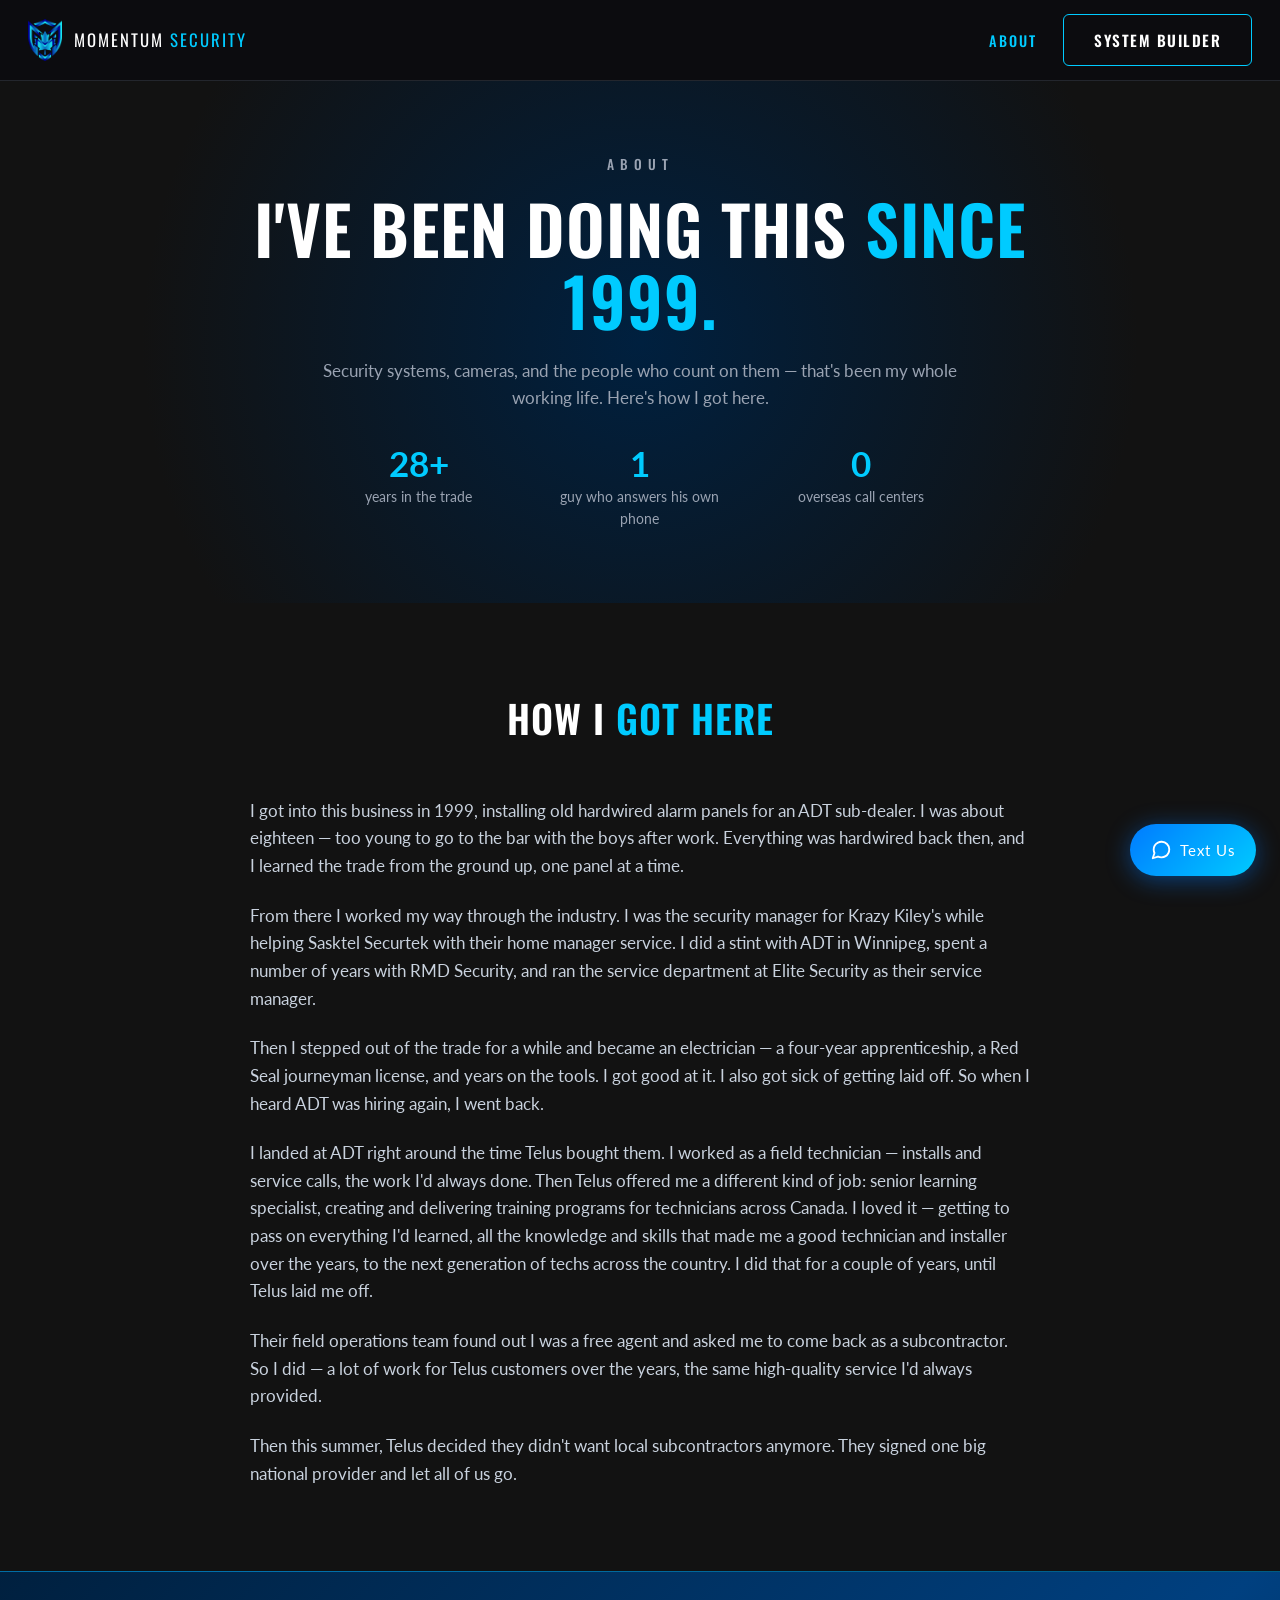
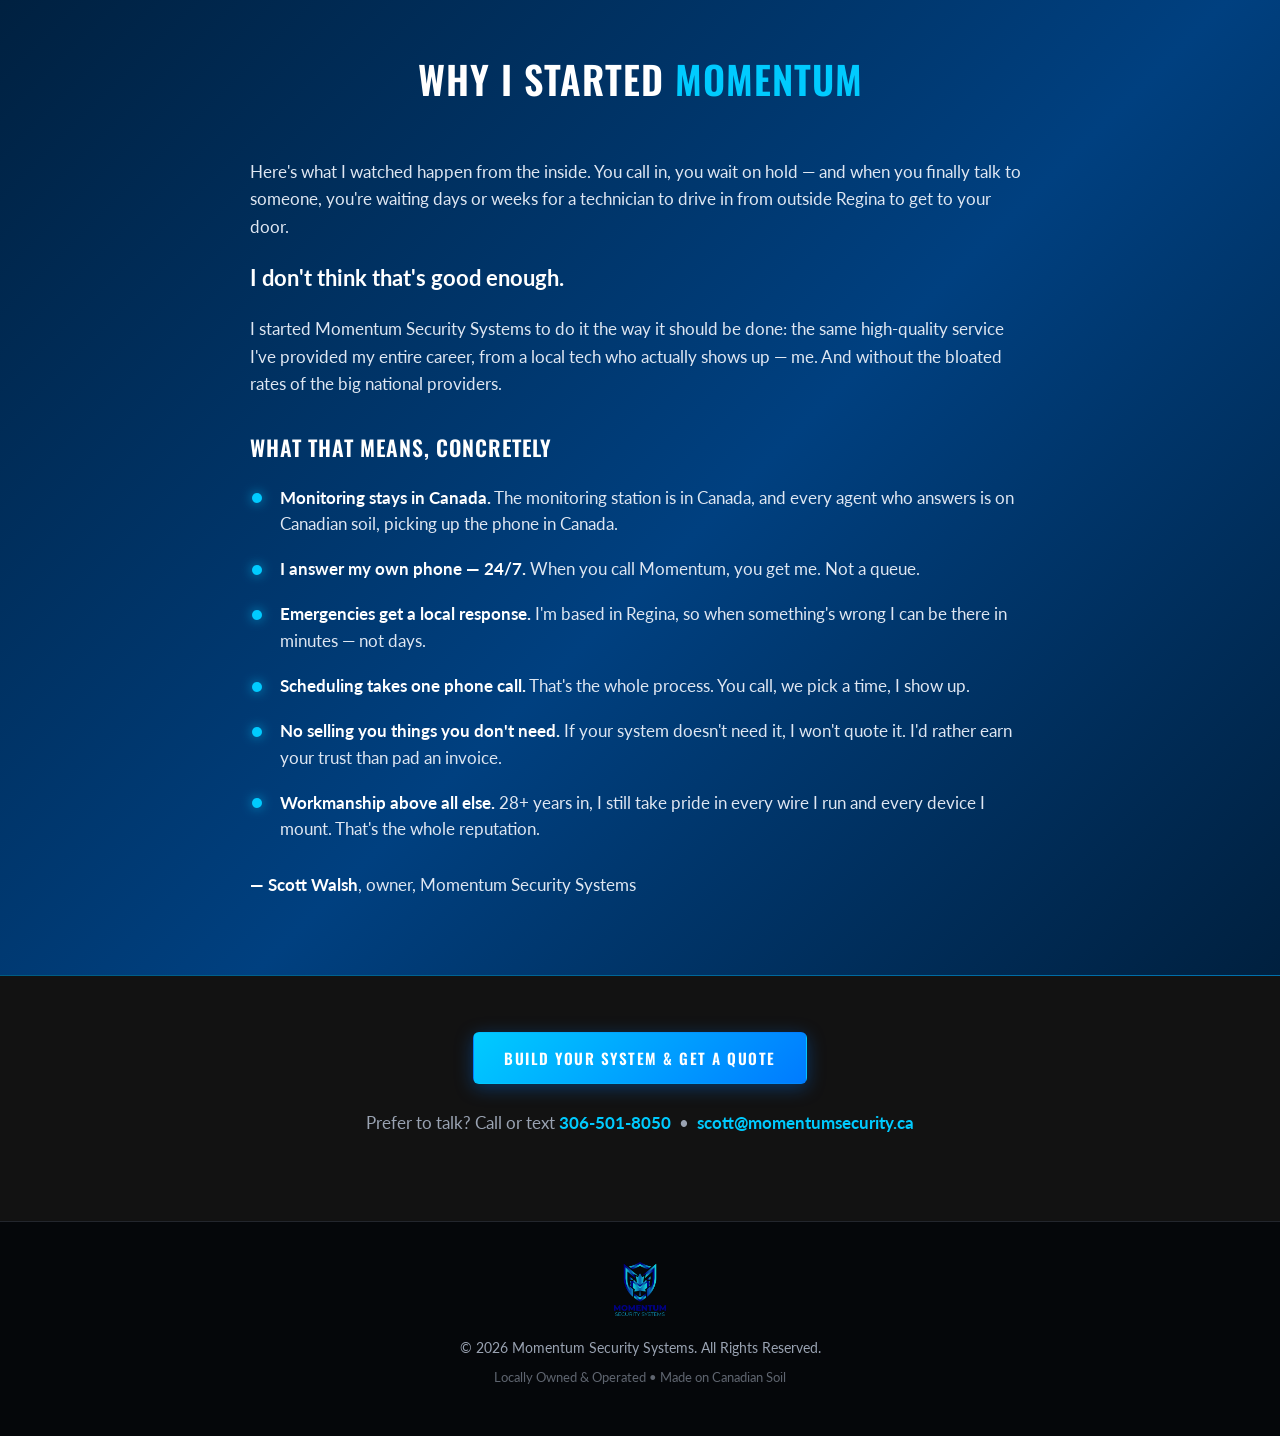
<file: public/about/index.html>
<!DOCTYPE html>
<html lang="en">
<head>
  <meta charset="UTF-8">
  <meta name="viewport" content="width=device-width, initial-scale=1.0">
  <title>About Scott Walsh | Momentum Security Systems — Regina, SK</title>
  <meta name="description" content="Scott Walsh has worked in the security industry since 1999 — alarm installs, service management, Telus field tech and national trainer. Now he runs Momentum Security Systems in Regina, SK: local service, Canadian monitoring, no bloated national-provider rates.">
  <meta property="og:title" content="About Scott Walsh | Momentum Security Systems">
  <meta property="og:description" content="In the security business since 1999. Now running Momentum Security Systems in Regina, SK — the same high-quality service, without the bloated national-provider rates.">
  <meta property="og:type" content="website">
  <meta property="og:url" content="https://momentumsecurity.ca/about/">
  <meta property="og:image" content="https://momentumsecurity.ca/assets/momentum-logo-stacked.png">
  <link rel="preconnect" href="https://fonts.googleapis.com">
  <link rel="preconnect" href="https://fonts.gstatic.com" crossorigin>
  <link href="https://fonts.googleapis.com/css2?family=Lato:wght@300;400;700&family=Oswald:wght@400;500;600;700&display=swap" rel="stylesheet">
  <link rel="stylesheet" href="https://cdnjs.cloudflare.com/ajax/libs/font-awesome/6.4.0/css/all.min.css">
  <link rel="stylesheet" href="../assets/site.css">
  <!-- Cloudflare Web Analytics: enable in the Cloudflare dashboard, then uncomment and paste the token.
  <script defer src="https://static.cloudflareinsights.com/beacon.min.js" data-cf-beacon='{"token": "PASTE_TOKEN_HERE"}'></script>
  -->
  <link rel="icon" type="image/png" href="../assets/momentum-logo-icon.png">
</head>
<body>

  <nav class="topnav">
    <a class="brand" href="../">
      <img src="../assets/momentum-logo-icon.png" alt="Momentum Security Systems logo">
      <span>MOMENTUM <em>SECURITY</em></span>
    </a>
    <div class="nav-links">
      <a class="nav-link current" href="./">About</a>
      <a class="btn btn-outline" href="../system-builder/">System Builder</a>
    </div>
  </nav>

  <!-- Hero -->
  <section class="hero hero-short">
    <div class="hero-eyebrow">About</div>
    <h1 class="hero-headline">I've been doing this <span>since 1999.</span></h1>
    <p class="hero-sub">Security systems, cameras, and the people who count on them &mdash; that's been my whole working life. Here's how I got here.</p>
    <div class="hero-stats">
      <div class="hero-stat"><strong>28+</strong><span>years in the trade</span></div>
      <div class="hero-stat"><strong>1</strong><span>guy who answers his own phone</span></div>
      <div class="hero-stat"><strong>0</strong><span>overseas call centers</span></div>
    </div>
  </section>

  <!-- Story -->
  <section class="section">
    <h2 class="section-title">How I <span>Got Here</span></h2>
    <div class="story">
      <p>I got into this business in 1999, installing old hardwired alarm panels for an ADT sub-dealer. I was about eighteen &mdash; too young to go to the bar with the boys after work. Everything was hardwired back then, and I learned the trade from the ground up, one panel at a time.</p>
      <p>From there I worked my way through the industry. I was the security manager for Krazy Kiley's while helping Sasktel Securtek with their home manager service. I did a stint with ADT in Winnipeg, spent a number of years with RMD Security, and ran the service department at Elite Security as their service manager.</p>
      <p>Then I stepped out of the trade for a while and became an electrician &mdash; a four-year apprenticeship, a Red Seal journeyman license, and years on the tools. I got good at it. I also got sick of getting laid off. So when I heard ADT was hiring again, I went back.</p>
      <p>I landed at ADT right around the time Telus bought them. I worked as a field technician &mdash; installs and service calls, the work I'd always done. Then Telus offered me a different kind of job: senior learning specialist, creating and delivering training programs for technicians across Canada. I loved it &mdash; getting to pass on everything I'd learned, all the knowledge and skills that made me a good technician and installer over the years, to the next generation of techs across the country. I did that for a couple of years, until Telus laid me off.</p>
      <p>Their field operations team found out I was a free agent and asked me to come back as a subcontractor. So I did &mdash; a lot of work for Telus customers over the years, the same high-quality service I'd always provided.</p>
      <p>Then this summer, Telus decided they didn't want local subcontractors anymore. They signed one big national provider and let all of us go.</p>
    </div>
  </section>

  <!-- Why Momentum -->
  <section class="mission-band">
    <div class="mission-inner">
      <h2 class="section-title">Why I Started <span>Momentum</span></h2>
      <p>Here's what I watched happen from the inside. You call in, you wait on hold &mdash; and when you finally talk to someone, you're waiting days or weeks for a technician to drive in from outside Regina to get to your door.</p>
      <p class="standout">I don't think that's good enough.</p>
      <p>I started Momentum Security Systems to do it the way it should be done: the same high-quality service I've provided my entire career, from a local tech who actually shows up &mdash; me. And without the bloated rates of the big national providers.</p>
      <h3 class="commit-title">What that means, concretely</h3>
      <ul class="commit-list">
        <li><strong>Monitoring stays in Canada.</strong> The monitoring station is in Canada, and every agent who answers is on Canadian soil, picking up the phone in Canada.</li>
        <li><strong>I answer my own phone &mdash; 24/7.</strong> When you call Momentum, you get me. Not a queue.</li>
        <li><strong>Emergencies get a local response.</strong> I'm based in Regina, so when something's wrong I can be there in minutes &mdash; not days.</li>
        <li><strong>Scheduling takes one phone call.</strong> That's the whole process. You call, we pick a time, I show up.</li>
        <li><strong>No selling you things you don't need.</strong> If your system doesn't need it, I won't quote it. I'd rather earn your trust than pad an invoice.</li>
        <li><strong>Workmanship above all else.</strong> 28+ years in, I still take pride in every wire I run and every device I mount. That's the whole reputation.</li>
      </ul>
      <p><strong>&mdash; Scott Walsh</strong>, owner, Momentum Security Systems</p>
    </div>
  </section>

  <div class="bottom-cta">
    <a href="../system-builder/" class="btn btn-primary">Build Your System &amp; Get a Quote</a>
    <div class="contact-strip">
      Prefer to talk? Call or text <a href="tel:13065018050">306-501-8050</a> &nbsp;&bull;&nbsp; <a href="mailto:scott@momentumsecurity.ca">scott@momentumsecurity.ca</a>
    </div>
  </div>

  <footer>
    <img src="../assets/momentum-logo-stacked.png" alt="Momentum Security Systems">
    <p>&copy; 2026 Momentum Security Systems. All Rights Reserved.</p>
    <p class="fine">Locally Owned &amp; Operated &bull; Made on Canadian Soil</p>
  </footer>

  <a class="text-us-fab" href="sms:+13065018050" aria-label="Text Momentum Security Systems">
    <svg viewBox="0 0 24 24" width="22" height="22" fill="none" stroke="currentColor" stroke-width="2" stroke-linecap="round" stroke-linejoin="round" aria-hidden="true"><path d="M21 11.5a8.38 8.38 0 0 1-.9 3.8 8.5 8.5 0 0 1-7.6 4.7 8.38 8.38 0 0 1-3.8-.9L3 21l1.9-5.7a8.38 8.38 0 0 1-.9-3.8 8.5 8.5 0 0 1 4.7-7.6 8.38 8.38 0 0 1 3.8-.9h.5a8.48 8.48 0 0 1 8 8v.5z"/></svg>
    <span>Text Us</span>
  </a>

</body>
</html>
</file>
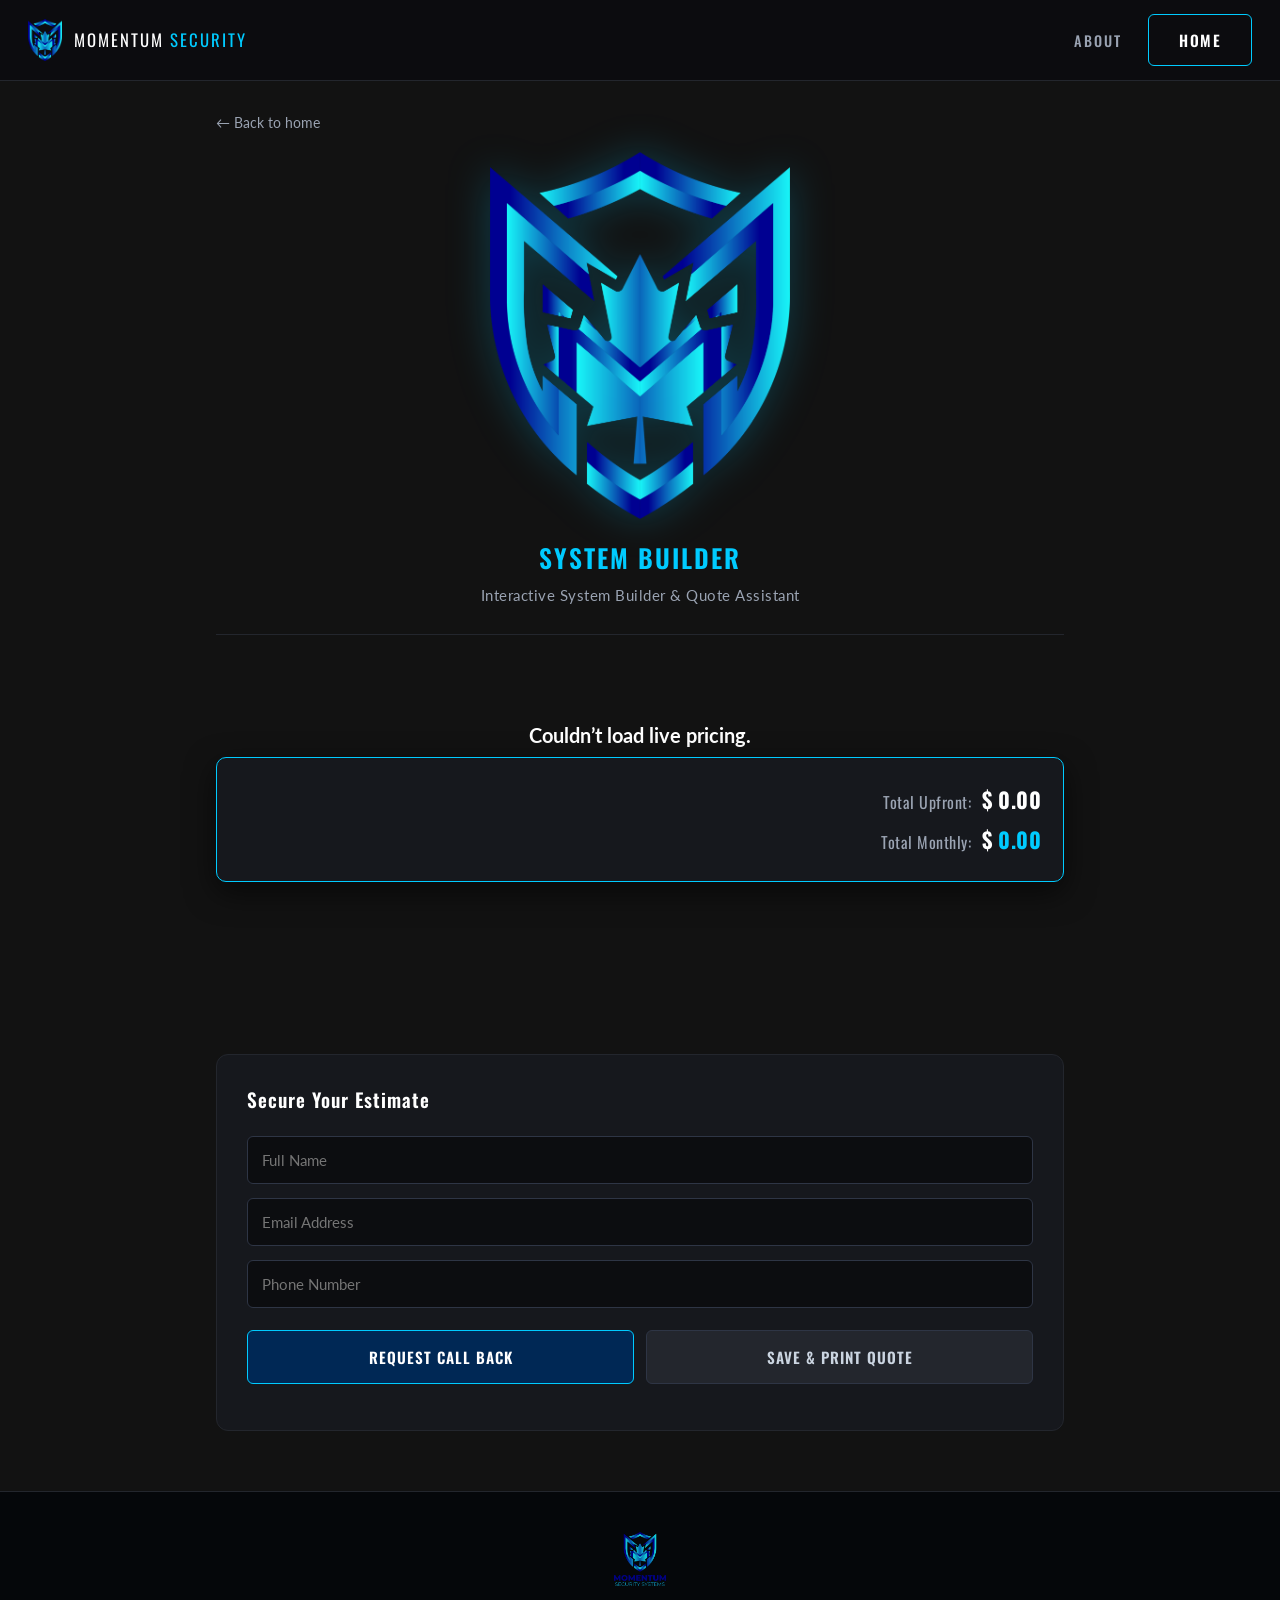
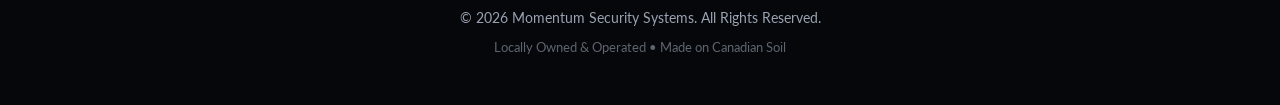
<file: public/system-builder/index.html>
<!DOCTYPE html>
<html lang="en">
<head>
  <meta charset="UTF-8">
  <meta name="viewport" content="width=device-width, initial-scale=1.0">
  <title>System Builder | Momentum Security Systems</title>
  <meta name="description" content="Build your custom Momentum Security system and get an instant quote. Intrusion, CCTV, and automation — priced live.">
  <meta property="og:title" content="System Builder | Momentum Security Systems">
  <meta property="og:description" content="Build your custom Momentum Security system and get an instant quote. Live pricing, no sales calls.">
  <meta property="og:type" content="website">
  <meta property="og:url" content="https://momentumsecurity.ca/system-builder/">
  <meta property="og:image" content="https://momentumsecurity.ca/assets/momentum-logo-stacked.png">
  <link rel="preconnect" href="https://fonts.googleapis.com">
  <link rel="preconnect" href="https://fonts.gstatic.com" crossorigin>
  <link href="https://fonts.googleapis.com/css2?family=Lato:wght@300;400;700&family=Oswald:wght@400;500;600;700&display=swap" rel="stylesheet">
  <link rel="stylesheet" href="../assets/site.css">
  <link rel="stylesheet" href="../assets/builder.css">
  <!-- Cloudflare Web Analytics: enable in the Cloudflare dashboard, then uncomment and paste the token.
  <script defer src="https://static.cloudflareinsights.com/beacon.min.js" data-cf-beacon='{"token": "PASTE_TOKEN_HERE"}'></script>
  -->
  <link rel="icon" type="image/png" href="../assets/momentum-logo-icon.png">
  <style>
    /* ---------- Printable single-page quote ---------- */
    #print-quote { display: none; }

    @media print {
      @page { margin: 11mm 12mm; }

      body { background: #fff !important; }
      body > *:not(#print-quote) { display: none !important; }

      #print-quote {
        display: block !important;
        background: #fff;
        color: #1a1a1a;
        font-family: 'Lato', Arial, sans-serif;
        font-size: 11px;
        line-height: 1.45;
      }
      #print-quote .pq-header {
        display: flex;
        align-items: center;
        gap: 14px;
        border-bottom: 3px solid #007BFF;
        padding-bottom: 10px;
        margin-bottom: 12px;
      }
      #print-quote .pq-header img { height: 54px; width: auto; }
      #print-quote .pq-brand h1 {
        font-family: 'Oswald', Arial, sans-serif;
        font-size: 20px;
        letter-spacing: 1.5px;
        margin: 0;
        color: #111;
      }
      #print-quote .pq-brand h1 span { color: #007BFF; }
      #print-quote .pq-brand p {
        margin: 2px 0 0;
        font-size: 12px;
        letter-spacing: 3px;
        text-transform: uppercase;
        color: #555;
      }
      #print-quote .pq-date {
        margin-left: auto;
        font-size: 11px;
        color: #555;
        white-space: nowrap;
      }
      #print-quote .pq-customer {
        background: #f4f7fb;
        border: 1px solid #dbe4f0;
        border-radius: 4px;
        padding: 8px 12px;
        margin-bottom: 12px;
      }
      #print-quote .pq-customer .pq-label {
        color: #007BFF;
        font-weight: 700;
        text-transform: uppercase;
        font-size: 9px;
        letter-spacing: 1px;
      }
      #print-quote .pq-customer .pq-cust-name { font-weight: 700; font-size: 12px; }
      #print-quote table.pq-table {
        width: 100%;
        border-collapse: collapse;
        margin-bottom: 10px;
        font-size: 11px;
      }
      #print-quote .pq-table th {
        background: #007BFF;
        color: #fff;
        -webkit-print-color-adjust: exact;
        print-color-adjust: exact;
        font-family: 'Oswald', Arial, sans-serif;
        font-weight: 500;
        letter-spacing: 1px;
        text-transform: uppercase;
        font-size: 10px;
        text-align: left;
        padding: 6px 8px;
      }
      #print-quote .pq-table th.pq-num,
      #print-quote .pq-table td.pq-num { text-align: right; white-space: nowrap; }
      #print-quote .pq-table td { padding: 5px 8px; border-bottom: 1px solid #e3e8f0; }
      #print-quote .pq-table tr { page-break-inside: avoid; }
      #print-quote .pq-table tfoot td {
        border-bottom: none;
        border-top: 2px solid #007BFF;
        font-weight: 700;
        font-size: 12px;
        padding: 7px 8px;
      }
      #print-quote .pq-footer {
        text-align: center;
        color: #555;
        font-size: 10px;
        margin-top: 8px;
        border-top: 1px solid #dbe4f0;
        padding-top: 8px;
      }
      #print-quote .pq-footer .pq-thanks {
        font-family: 'Oswald', Arial, sans-serif;
        font-size: 12px;
        letter-spacing: 1px;
        color: #007BFF;
        margin-bottom: 4px;
      }
    }
  </style>
</head>
<body>

  <nav class="topnav">
    <a class="brand" href="../">
      <img src="../assets/momentum-logo-icon.png" alt="Momentum Security Systems logo">
      <span>MOMENTUM <em>SECURITY</em></span>
    </a>
    <div class="nav-links">
      <a class="nav-link" href="../about/">About</a>
      <a class="btn btn-outline" href="../">Home</a>
    </div>
  </nav>

  <div class="builder-wrap">
    <a class="back-link" href="../">&larr; Back to home</a>

    <div class="builder-header">
      <img src="../assets/momentum-logo-icon.png" alt="Momentum Security Systems">
      <h1>System Builder</h1>
      <p>Interactive System Builder &amp; Quote Assistant</p>
    </div>

    <div id="loader" class="loader">Fetching real-time configurations&hellip;</div>

    <div id="builder" class="hidden"></div>

    <div class="totals-box">
      <h2>Total Upfront: <span>$<span id="totalUpfront">0.00</span></span></h2>
      <h2>Total Monthly: <span>$<span id="totalMonthly">0.00</span></span></h2>
    </div>

    <div class="lead-form">
      <h3>Secure Your Estimate</h3>
      <div class="input-group"><input type="text" id="custName" placeholder="Full Name" autocomplete="name"></div>
      <div class="input-group"><input type="email" id="custEmail" placeholder="Email Address" autocomplete="email"></div>
      <div class="input-group"><input type="tel" id="custPhone" placeholder="Phone Number" autocomplete="tel"></div>

      <div class="btn-container">
        <button class="btn-flex btn-callback" id="btnRequest" onclick="submitQuote('Call Back')">Request Call Back</button>
        <button class="btn-flex btn-print" id="btnPrint" onclick="submitQuote('Print')">Save &amp; Print Quote</button>
      </div>
      <div id="statusMessage"></div>
    </div>
  </div>

  <footer>
    <img src="../assets/momentum-logo-stacked.png" alt="Momentum Security Systems">
    <p>&copy; 2026 Momentum Security Systems. All Rights Reserved.</p>
    <p class="fine">Locally Owned &amp; Operated &bull; Made on Canadian Soil</p>
  </footer>

  <div id="print-quote" aria-hidden="true"></div>

  <script>
    // Pricing + lead endpoint. Sudo replaces this with the real Apps Script web-app /exec URL at deploy time.
    const PRICE_API_URL = 'https://script.google.com/macros/s/AKfycbxXxrnePcMA2gM6LRF-cuFbIXrcGkykAJ7f9OL2y3jXPD-HJt8x0meXZ1YLE_mof8a2JQ/exec';

    var globalProducts = [];
    var quantities = {};

    window.onload = function() {
      fetch(PRICE_API_URL)
        .then(function(response) {
          if (!response.ok) throw new Error('HTTP ' + response.status);
          return response.json();
        })
        .then(function(products) { buildWizard(products); })
        .catch(function(err) {
          var loader = document.getElementById('loader');
          loader.classList.add('error');
          loader.innerHTML = '<strong>Couldn\u2019t load live pricing.</strong>' +
            'Please check your connection and refresh the page.<br>' +
            '<span style="font-size:0.85rem; opacity:0.7;">(' + String(err).replace(/</g, '&lt;') + ')</span>';
        });
    };

    function buildWizard(products) {
      globalProducts = products;
      var html = '';

      // --- STEP 1: BASE SYSTEM ---
      html += `<div class="category-section">
                <div class="category-banner" id="banner-1">
                  <div class="icon-box">
                    <svg viewBox="0 0 24 24"><rect x="3" y="3" width="18" height="18" rx="2"/><path d="M12 8v8M8 12h8"/></svg>
                  </div>
                  <div class="banner-text">
                    <h2>1. Choose Your System</h2>
                    <p>Select a core deployment platform or transfer your coverage</p>
                  </div>
                </div>`;
      products.forEach(function(p, i) {
        if (p.name.includes('Basic') && p.name.includes('Alarm')) {
          html += `<div class="product-row">
                     <label class="row-label">
                       <input type="radio" name="baseSystem" value="${i}" onchange="updateLogic()">
                       <div class="text-details">
                         <span class="product-name">${escapeHtml(p.name)}</span>
                         <span class="product-price">$${p.upfrontCost.toFixed(2)} upfront</span>
                       </div>
                     </label>
                   </div>`;
        }
      });
      html += `<div class="product-row">
                 <label class="row-label">
                   <input type="radio" name="baseSystem" value="takeover" onchange="updateLogic()">
                   <div class="text-details">
                     <span class="product-name">I already have an existing system and would like it monitored by Momentum Security</span>
                     <span class="product-price">$0.00 upfront</span>
                   </div>
                 </label>
               </div>`;
      html += '</div>';

      // --- STEP 2: MONITORING PLAN ---
      html += `<div id="step-plans" class="category-section hidden">
                <div class="category-banner" id="banner-plans">
                  <div class="icon-box">
                    <svg viewBox="0 0 24 24"><path d="M12 22s8-4 8-10V5l-8-3-8 3v7c0 6 8 10 8 10z"/></svg>
                  </div>
                  <div class="banner-text">
                    <h2>2. Select Monitoring Plan</h2>
                    <p id="planWarning" class="section-warning hidden">Please select a monitoring plan to continue.</p>
                    <p id="planAutoNote" class="section-note hidden"></p>
                  </div>
                </div>`;
      products.forEach(function(p, i) {
        if (p.category === 'Base Plan') {
          var isLandline = p.name.toLowerCase().includes('landline');
          html += `<div class="product-row plan-row ${isLandline ? 'is-landline' : 'is-cellular'}">
                     <label class="row-label">
                       <input type="radio" name="basePlan" value="${i}" onchange="updateLogic()">
                       <div class="text-details">
                         <span class="product-name">${escapeHtml(p.name)}</span>
                         <span class="product-price">$${p.monthlyCost.toFixed(2)} / month</span>
                       </div>
                     </label>
                   </div>`;
        }
      });
      html += '</div>';

      // --- INTERMEDIARY HARDWARE TAKE-OVER DECISION ---
      html += `<div id="step-takeover-decision" class="category-section hidden">
                <div class="category-banner" id="banner-takeover">
                  <div class="icon-box">
                    <svg viewBox="0 0 24 24"><path d="M12 2a10 10 0 1 0 10 10A10 10 0 0 0 12 2zm1 14h-2v-2h2zm0-4h-2V7h2z"/></svg>
                  </div>
                  <div class="banner-text">
                    <h2>3. Hardware Additions</h2>
                    <p>Would you like to expand your existing hardware layout?</p>
                  </div>
                </div>
                <div class="product-row">
                  <label class="row-label">
                    <input type="radio" name="hardwareDecision" value="yes" onchange="updateLogic()">
                    <div class="text-details"><span class="product-name">I would like to add additional devices?</span></div>
                  </label>
                </div>
                <div class="product-row">
                  <label class="row-label">
                    <input type="radio" name="hardwareDecision" value="no" onchange="updateLogic()">
                    <div class="text-details"><span class="product-name">I&rsquo;m happy with what I have</span></div>
                  </label>
                </div>
              </div>`;

      // --- STEP 4: DEVICES ---
      html += `<div id="step-devices" class="category-section hidden">
                <div class="category-banner" id="banner-devices">
                  <div class="icon-box">
                    <svg viewBox="0 0 24 24"><rect x="3" y="11" width="18" height="11" rx="2" ry="2"/><path d="M7 11V7a5 5 0 0 1 10 0v4"/></svg>
                  </div>
                  <div class="banner-text">
                    <h2>4. Add Devices</h2>
                    <p>Incorporate premium hardwired or wireless sensor integrations</p>
                  </div>
                </div>`;
      products.forEach(function(p, i) {
        var pType = (p.type || '').toLowerCase();
        if ((p.category === 'Intrusion' || p.category === 'Automation') && !p.name.includes('Basic')) {
          var typeClass = '';
          if (pType === 'hw') typeClass = 'is-hardwired';
          else if (pType === 'wls') typeClass = 'is-wireless';
          else if (pType === 'auto' || p.category === 'Automation') typeClass = 'is-auto-device';
          quantities[i] = 0;

          html += `<div class="product-row device-row ${typeClass}">
                     <div class="text-details">
                       <span class="product-name">${escapeHtml(p.name)}</span>
                       <span class="product-price">$${p.upfrontCost.toFixed(2)} / unit</span>
                     </div>
                     <div class="qty-container">
                       <button class="qty-btn" type="button" onclick="adjustQty(${i}, -1)" aria-label="Decrease quantity">&minus;</button>
                       <div class="qty-display" id="display_${i}">0</div>
                       <button class="qty-btn" type="button" onclick="adjustQty(${i}, 1)" aria-label="Increase quantity">+</button>
                     </div>
                   </div>`;
        }
      });
      html += '</div>';

      // --- STEP 5: CAMERAS ---
      html += `<div id="step-cameras" class="category-section hidden">
                <div class="category-banner" id="banner-cameras">
                  <div class="icon-box">
                    <svg viewBox="0 0 24 24"><path d="M23 7l-7 5 7 5V7z"/><rect x="1" y="5" width="15" height="14" rx="2" ry="2"/></svg>
                  </div>
                  <div class="banner-text">
                    <h2>5. Add Cameras</h2>
                    <p>High-Definition surveillance modules and analytical CCTV arrays</p>
                  </div>
                </div>`;
      products.forEach(function(p, i) {
        if (p.category === 'CCTV' || (p.type || '').toLowerCase() === 'cam') {
          quantities[i] = 0;
          html += `<div class="product-row is-cctv">
                     <div class="text-details">
                       <span class="product-name">${escapeHtml(p.name)}</span>
                       <span class="product-price">$${p.upfrontCost.toFixed(2)} / camera</span>
                     </div>
                     <div class="qty-container">
                       <button class="qty-btn" type="button" onclick="adjustQty(${i}, -1)" aria-label="Decrease quantity">&minus;</button>
                       <div class="qty-display" id="display_${i}">0</div>
                       <button class="qty-btn" type="button" onclick="adjustQty(${i}, 1)" aria-label="Increase quantity">+</button>
                     </div>
                   </div>`;
        }
      });
      html += '</div>';

      // --- STEP 6: MONTHLY ADD-ONS ---
      html += `<div id="step-addons" class="category-section hidden">
                <div class="category-banner" id="banner-addons">
                  <div class="icon-box">
                    <svg viewBox="0 0 24 24"><path d="M12 2L2 7l10 5 10-5-10-5zM2 17l10 5 10-5M2 12l10 5 10-5"/></svg>
                  </div>
                  <div class="banner-text">
                    <h2>6. Monthly Add-ons</h2>
                    <p id="camWarning" class="section-warning hidden">Required: select a video package below &mdash; your cameras need one to work.</p>
                  </div>
                </div>`;
      products.forEach(function(p, i) {
        if (p.category === 'Monthly Add-on') {
          var pNameLower = p.name.toLowerCase();

          if (pNameLower.includes('pro video') || pNameLower.includes('basic cameras')) {
            html += `<div class="product-row addon-row is-cam-addon">
                       <label class="row-label">
                         <input type="checkbox" id="check_${i}" onchange="updateLogic()">
                         <div class="text-details">
                           <span class="product-name">${escapeHtml(p.name)}</span>
                           <span class="product-price">$${p.monthlyCost.toFixed(2)} / month</span>
                         </div>
                       </label>
                     </div>`;
          } else if (pNameLower.includes('4 aditional') || pNameLower.includes('4 additional')) {
            quantities[i] = 0;
            html += `<div class="product-row addon-row is-multi-cam-addon hidden">
                       <label class="row-label">
                         <input type="checkbox" id="check_${i}" disabled>
                         <div class="text-details">
                           <span class="product-name">${escapeHtml(p.name)} <span class="auto-calc-text">(Auto-applied block)</span></span>
                           <span class="product-price">$${p.monthlyCost.toFixed(2)} / month</span>
                         </div>
                       </label>
                       <div class="qty-container" style="opacity: 0.6;">
                         <div class="qty-display" id="display_${i}" style="border: none; width: 60px;">0 blocks</div>
                       </div>
                     </div>`;
          } else if (pNameLower.includes('automation devices')) {
            html += `<div class="product-row addon-row is-auto-addon hidden">
                       <label class="row-label">
                         <input type="checkbox" id="check_${i}" disabled>
                         <div class="text-details">
                           <span class="product-name">${escapeHtml(p.name)} <span class="auto-calc-text">(Auto-applied)</span></span>
                           <span class="product-price">$${p.monthlyCost.toFixed(2)} / month</span>
                         </div>
                       </label>
                     </div>`;
          } else {
            html += `<div class="product-row addon-row">
                       <label class="row-label">
                         <input type="checkbox" id="check_${i}" onchange="updateLogic()">
                         <div class="text-details">
                           <span class="product-name">${escapeHtml(p.name)}</span>
                           <span class="product-price">$${p.monthlyCost.toFixed(2)} / month</span>
                         </div>
                       </label>
                     </div>`;
          }
        }
      });
      html += '</div>';

      document.getElementById('builder').innerHTML = html;
      document.getElementById('loader').classList.add('hidden');
      document.getElementById('builder').classList.remove('hidden');
      document.getElementById('btnRequest').disabled = true;
    }

    function escapeHtml(s) {
      return String(s).replace(/[&<>"']/g, function(c) {
        return { '&': '&amp;', '<': '&lt;', '>': '&gt;', '"': '&quot;', "'": '&#39;' }[c];
      });
    }

    function adjustQty(index, change) {
      var current = quantities[index] || 0;
      var newVal = current + change;
      if (newVal < 0) newVal = 0;
      quantities[index] = newVal;

      var displayEl = document.getElementById('display_' + index);
      if (displayEl) {
        displayEl.innerText = newVal;
      }
      updateLogic();
    }

    function updateLogic() {
      var sysChoice = '', sysIndex = -1, planSelected = false;
      var isTakeover = false;

      document.getElementsByName('baseSystem').forEach(r => {
        if (r.checked) {
          if (r.value === 'takeover') {
            isTakeover = true;
            sysChoice = 'takeover';
          } else {
            sysIndex = parseInt(r.value, 10);
            sysChoice = globalProducts[sysIndex].name.toLowerCase().includes('wireless') ? 'wireless' : 'hardwired';
          }
        }
      });

      document.getElementsByName('basePlan').forEach(r => { if (r.checked) planSelected = true; });

      // Step Visibility Triggers
      if (sysChoice !== '') {
        document.getElementById('step-plans').classList.remove('hidden');
        if (isTakeover) {
          document.getElementById('step-takeover-decision').classList.remove('hidden');
        } else {
          document.getElementById('step-takeover-decision').classList.add('hidden');
        }
      }

      // Evaluate dynamic Hardware Addition trees
      var showHardwareAddons = false;
      if (!isTakeover && sysChoice !== '') {
        showHardwareAddons = true;
      } else if (isTakeover) {
        var decision = '';
        document.getElementsByName('hardwareDecision').forEach(r => { if (r.checked) decision = r.value; });
        if (decision === 'yes') {
          showHardwareAddons = true;
        } else if (decision === 'no') {
          // Nullify saved configurations if toggled back out
          globalProducts.forEach((p, i) => {
            if (quantities[i] !== undefined) {
              quantities[i] = 0;
              var el = document.getElementById('display_' + i);
              if (el) el.innerText = '0';
            }
          });
          document.querySelectorAll('#step-addons input[type="checkbox"]').forEach(el => el.checked = false);
        }
      }

      if (showHardwareAddons) {
        document.getElementById('step-devices').classList.remove('hidden');
        document.getElementById('step-cameras').classList.remove('hidden');
        document.getElementById('step-addons').classList.remove('hidden');
      } else {
        document.getElementById('step-devices').classList.add('hidden');
        document.getElementById('step-cameras').classList.add('hidden');
        document.getElementById('step-addons').classList.add('hidden');
      }

      // Apply Pathway Locking (Wireless vs Hardwired dependencies)
      document.querySelectorAll('.device-row').forEach(row => {
        if (sysChoice === 'wireless' && row.classList.contains('is-hardwired')) {
          row.classList.add('hidden');
          var inputId = row.querySelector('.qty-display') ? row.querySelector('.qty-display').id.split('_')[1] : null;
          if (inputId) { quantities[inputId] = 0; document.getElementById('display_' + inputId).innerText = '0'; }
        } else {
          row.classList.remove('hidden');
        }
      });

      document.querySelectorAll('.plan-row').forEach(row => {
        if (sysChoice === 'wireless' && row.classList.contains('is-landline')) {
          row.classList.add('hidden');
          row.querySelector('input').checked = false;
        } else {
          row.classList.remove('hidden');
        }
      });

      // --- CCTV AUTOMATIONS ---
      var prevCamQty = window._prevCamQty || 0;
      var camQty = 0;
      globalProducts.forEach((p, i) => {
        if (p.category === 'CCTV' || (p.type || '').toLowerCase() === 'cam') {
          camQty += (quantities[i] || 0);
        }
      });

      document.querySelectorAll('.is-cam-addon').forEach(row => {
        row.classList.toggle('hidden', camQty === 0);
        if (camQty === 0) row.querySelector('input[type="checkbox"]').checked = false;
      });

      // First camera added: flash the mandatory video plan choices and scroll them into view
      if (prevCamQty === 0 && camQty > 0) {
        var camAddonRows = document.querySelectorAll('.is-cam-addon');
        camAddonRows.forEach(function(row) {
          row.classList.remove('flash-attention');
          void row.offsetWidth;
          row.classList.add('flash-attention');
          setTimeout(function() { row.classList.remove('flash-attention'); }, 4500);
        });
        if (camAddonRows.length) camAddonRows[0].scrollIntoView({ behavior: 'smooth', block: 'center' });
      }
      window._prevCamQty = camQty;

      var hasCamAddon = false;
      document.querySelectorAll('.is-cam-addon input[type="checkbox"]').forEach(cb => { if (cb.checked) hasCamAddon = true; });

      document.querySelectorAll('.is-multi-cam-addon').forEach(row => {
        var cb = row.querySelector('input[type="checkbox"]');
        var blockId = cb.id.split('_')[1];
        if (camQty >= 5) {
          row.classList.remove('hidden');
          cb.checked = true;
          var blocks = Math.ceil((camQty - 4) / 4);
          quantities[blockId] = blocks;
          document.getElementById('display_' + blockId).innerText = blocks + ' block' + (blocks > 1 ? 's' : '');
        } else {
          row.classList.add('hidden');
          cb.checked = false;
          quantities[blockId] = 0;
        }
      });

      // --- AUTOMATION LAYER AUTOMATIONS ---
      var autoQty = 0;
      globalProducts.forEach((p, i) => {
        if (p.category === 'Automation' || (p.type && p.type.toLowerCase() === 'auto')) {
          autoQty += (quantities[i] || 0);
        }
      });

      // Smart rule (Scott 2026-10-10): any automation device => the customer
      // belongs on the app-based plan (Interactive + Automation). Auto-select
      // the cheapest app-capable base plan — no automation add-on needed,
      // which is also the most cost-effective option for the customer.
      var showAutoPlanNote = false;
      if (autoQty > 0) {
        var appPlanIdx = -1;
        globalProducts.forEach((p, i) => {
          if (p.category === 'Base Plan' && p.name.toLowerCase().includes('remote access app')) {
            if (appPlanIdx === -1 || p.monthlyCost < globalProducts[appPlanIdx].monthlyCost) appPlanIdx = i;
          }
        });
        if (appPlanIdx !== -1) {
          var curPlan = document.querySelector('input[name="basePlan"]:checked');
          var curPlanIdx = curPlan ? parseInt(curPlan.value, 10) : -1;
          if (curPlanIdx !== appPlanIdx) {
            document.getElementsByName('basePlan').forEach(r => {
              r.checked = (parseInt(r.value, 10) === appPlanIdx);
            });
            planSelected = true;
            showAutoPlanNote = true;
            document.getElementById('planAutoNote').innerHTML =
              'Automation devices need app control &mdash; you&rsquo;re on the <strong>' +
              escapeHtml(globalProducts[appPlanIdx].name) + '</strong> (best value).';
          } else {
            showAutoPlanNote = (window._planBumpedForAutomation === true);
          }
        }
      }
      window._planBumpedForAutomation = showAutoPlanNote;
      var planAutoNote = document.getElementById('planAutoNote');
      if (planAutoNote) planAutoNote.classList.toggle('hidden', !showAutoPlanNote);

      // --- COMPLIANCE VALIDATIONS ---
      var btn = document.getElementById('btnRequest');
      var btnPrint = document.getElementById('btnPrint');
      var planWarning = document.getElementById('planWarning');
      var camWarning = document.getElementById('camWarning');
      var isFormInvalid = false;

      if (!planSelected) { planWarning.classList.remove('hidden'); isFormInvalid = true; }
      else { planWarning.classList.add('hidden'); }

      if (camQty > 0 && !hasCamAddon) { camWarning.classList.remove('hidden'); isFormInvalid = true; }
      else { camWarning.classList.add('hidden'); }

      if (isTakeover) {
        var answeredDecision = false;
        document.getElementsByName('hardwareDecision').forEach(r => { if (r.checked) answeredDecision = true; });
        if (!answeredDecision) isFormInvalid = true;
      }

      btn.disabled = isFormInvalid;
      if (btnPrint) btnPrint.disabled = isFormInvalid;
      if (!isFormInvalid) document.getElementById('statusMessage').innerText = '';

      calculateMath();
    }

    function calculateMath() {
      var up = 0, mo = 0;

      document.getElementsByName('baseSystem').forEach(r => { if (r.checked && r.value !== 'takeover') up += globalProducts[r.value].upfrontCost; });
      document.getElementsByName('basePlan').forEach(r => { if (r.checked) mo += globalProducts[r.value].monthlyCost; });

      globalProducts.forEach((p, i) => {
        var qty = quantities[i] || 0;
        var displayEl = document.getElementById('display_' + i);
        var isHidden = displayEl ? displayEl.closest('.category-section').classList.contains('hidden') : false;

        if (qty > 0 && !isHidden) {
          up += (p.upfrontCost * qty);
          mo += (p.monthlyCost * qty);
        }
      });

      document.querySelectorAll('input[type="checkbox"]').forEach(input => {
        var sectionHidden = input.closest('.category-section').classList.contains('hidden');
        var i = input.id.split('_')[1];
        // Checkboxes that use independent tracking formulas shouldn't double count costs here
        var hasQtyCounter = (quantities[i] !== undefined);

        if (input.checked && !sectionHidden && !hasQtyCounter) {
          mo += globalProducts[i].monthlyCost;
        }
      });

      document.getElementById('totalUpfront').innerText = up.toFixed(2);
      document.getElementById('totalMonthly').innerText = mo.toFixed(2);
    }

    function money(n) {
      return '$' + Number(n).toFixed(2);
    }

    // Collects the printable line items using the EXACT same
    // visibility/exclusion rules as calculateMath(), so the quote
    // totals always match the on-screen totals:
    //   base system -> upfront only | base plan -> monthly only |
    //   qty items -> upfront + monthly | add-on checkboxes -> monthly only
    function collectQuoteItems() {
      var items = [];

      document.getElementsByName('baseSystem').forEach(function(r) {
        if (r.checked && r.value !== 'takeover') {
          var p = globalProducts[r.value];
          items.push({ name: p.name, qty: 1, upfront: p.upfrontCost, monthly: 0 });
        } else if (r.checked && r.value === 'takeover') {
          items.push({ name: 'Existing system takeover (monitoring only)', qty: 1, upfront: 0, monthly: 0 });
        }
      });

      document.getElementsByName('basePlan').forEach(function(r) {
        if (r.checked) {
          var p = globalProducts[r.value];
          items.push({ name: p.name + ' (monitoring plan)', qty: 1, upfront: 0, monthly: p.monthlyCost });
        }
      });

      globalProducts.forEach(function(p, i) {
        var qty = quantities[i] || 0;
        var displayEl = document.getElementById('display_' + i);
        var isHidden = displayEl ? displayEl.closest('.category-section').classList.contains('hidden') : false;

        if (qty > 0 && !isHidden) {
          items.push({ name: p.name, qty: qty, upfront: p.upfrontCost, monthly: p.monthlyCost });
        }
      });

      document.querySelectorAll('input[type="checkbox"]').forEach(function(input) {
        var sectionHidden = input.closest('.category-section').classList.contains('hidden');
        var i = input.id.split('_')[1];
        // Checkboxes that use independent tracking formulas shouldn't double count costs here
        var hasQtyCounter = (quantities[i] !== undefined);

        if (input.checked && !sectionHidden && !hasQtyCounter) {
          var p = globalProducts[i];
          items.push({ name: p.name, qty: 1, upfront: 0, monthly: p.monthlyCost });
        }
      });

      return items;
    }

    function buildPrintableQuote() {
      var items = collectQuoteItems();
      var totalUp = 0, totalMo = 0;
      var rows = '';

      items.forEach(function(it) {
        var upT = it.upfront * it.qty;
        var moT = it.monthly * it.qty;
        totalUp += upT;
        totalMo += moT;
        rows += '<tr>'
          + '<td>' + escapeHtml(it.name) + '</td>'
          + '<td class="pq-num">' + it.qty + '</td>'
          + '<td class="pq-num">' + (upT ? money(upT) : '&ndash;') + '</td>'
          + '<td class="pq-num">' + (moT ? money(moT) : '&ndash;') + '</td>'
          + '</tr>';
      });

      var name = document.getElementById('custName').value;
      var email = document.getElementById('custEmail').value;
      var phone = document.getElementById('custPhone').value;
      var dateStr = new Date().toLocaleDateString('en-CA', { year: 'numeric', month: 'long', day: 'numeric' });

      document.getElementById('print-quote').innerHTML =
        '<div class="pq-header">'
        + '<img src="../assets/momentum-logo-stacked.png" alt="Momentum Security Systems">'
        + '<div class="pq-brand"><h1>MOMENTUM <span>SECURITY</span> SYSTEMS</h1><p>System Quote</p></div>'
        + '<div class="pq-date">' + escapeHtml(dateStr) + '</div>'
        + '</div>'
        + '<div class="pq-customer">'
        + '<div class="pq-label">Prepared for</div>'
        + '<div class="pq-cust-name">' + escapeHtml(name) + '</div>'
        + '<div>' + escapeHtml(email) + ' &nbsp;&bull;&nbsp; ' + escapeHtml(phone) + '</div>'
        + '</div>'
        + '<table class="pq-table">'
        + '<thead><tr><th>Item</th><th class="pq-num">Qty</th><th class="pq-num">Upfront</th><th class="pq-num">Monthly</th></tr></thead>'
        + '<tbody>' + rows + '</tbody>'
        + '<tfoot><tr><td colspan="2">Total</td><td class="pq-num">' + money(totalUp) + '</td><td class="pq-num">' + money(totalMo) + '</td></tr></tfoot>'
        + '</table>'
        + '<div class="pq-footer">'
        + '<div class="pq-thanks">Thank you for choosing Momentum Security Systems.</div>'
        + '<div>306-501-8050 &nbsp;&bull;&nbsp; info@momentumsecurity.ca &nbsp;&bull;&nbsp; Regina, SK</div>'
        + '<div>Locally Owned &amp; Operated &nbsp;&bull;&nbsp; 100% Canadian Monitoring</div>'
        + '</div>';
    }

    function submitQuote(actionType) {
      var name = document.getElementById('custName').value,
          email = document.getElementById('custEmail').value,
          phone = document.getElementById('custPhone').value;
      if (!name || !email || !phone) { alert('Please fill in your contact info.'); return; }

      // Re-check compliance even if the button state is stale: never save or
      // print a quote with cameras but no video plan, or with no monitoring plan.
      var vPlanSelected = false, vCamQty = 0, vHasCamAddon = false;
      document.getElementsByName('basePlan').forEach(function(r) { if (r.checked) vPlanSelected = true; });
      globalProducts.forEach(function(p, i) {
        if (p.category === 'CCTV' || (p.type || '').toLowerCase() === 'cam') vCamQty += (quantities[i] || 0);
      });
      document.querySelectorAll('.is-cam-addon input[type="checkbox"]').forEach(function(cb) { if (cb.checked) vHasCamAddon = true; });
      if (!vPlanSelected) { alert('Please choose a monitoring plan before saving your quote.'); return; }
      if (vCamQty > 0 && !vHasCamAddon) { alert('Please select a camera monthly add-on plan to support your cameras.'); return; }

      var printedNow = false;
      if (actionType === 'Print') {
        // Print synchronously inside the tap gesture: mobile browsers ignore
        // window.print() when it's called from an async (fetch) callback.
        // The lead save below still runs — it just no longer gates printing.
        buildPrintableQuote();
        window.print();
        printedNow = true;
      }

      var summary = '';
      document.getElementsByName('baseSystem').forEach(r => {
        if (r.checked) {
          if (r.value === 'takeover') summary += 'System Pathway: Existing Takeover (No Base Purchase)\n';
          else summary += '1x ' + globalProducts[r.value].name + '\n';
        }
      });

      document.querySelectorAll('input[type="radio"]:checked').forEach(r => {
        if (r.name === 'basePlan') summary += 'Monitoring Package: ' + globalProducts[r.value].name + '\n';
      });

      globalProducts.forEach((p, i) => {
        var qty = quantities[i] || 0;
        var displayEl = document.getElementById('display_' + i);
        var isHidden = displayEl ? (displayEl.closest('.category-section').classList.contains('hidden') || displayEl.closest('.product-row').classList.contains('hidden')) : false;

        if (qty > 0 && !isHidden) {
          summary += qty + 'x ' + p.name + '\n';
        }
      });

      document.querySelectorAll('input[type="checkbox"]:checked').forEach(input => {
        var i = input.id.split('_')[1];
        if (quantities[i] === undefined && !input.closest('.category-section').classList.contains('hidden')) {
          summary += '1x ' + globalProducts[i].name + '\n';
        }
      });

      var statusEl = document.getElementById('statusMessage');
      statusEl.innerText = 'Saving your quote...';
      statusEl.style.color = '#00CBFF';

      var params = 'action=submitLead'
        + '&name=' + encodeURIComponent(name)
        + '&email=' + encodeURIComponent(email)
        + '&phone=' + encodeURIComponent(phone)
        + '&actionType=' + encodeURIComponent(actionType)
        + '&totalUpfront=' + encodeURIComponent(document.getElementById('totalUpfront').innerText)
        + '&totalMonthly=' + encodeURIComponent(document.getElementById('totalMonthly').innerText)
        + '&summary=' + encodeURIComponent(summary);

      fetch(PRICE_API_URL + '?' + params)
        .then(function(response) {
          if (!response.ok) throw new Error('HTTP ' + response.status);
          return response.json();
        })
        .then(function(data) {
          if (data && data.status === 'ok') {
            statusEl.innerText = 'Quote saved successfully!';
            statusEl.style.color = '#10b981';
            if (actionType === 'Print' && !printedNow) { buildPrintableQuote(); window.print(); }
          } else {
            statusEl.innerText = 'Error: ' + ((data && data.message) || 'unknown error');
            statusEl.style.color = '#f43f5e';
          }
        })
        .catch(function(err) {
          statusEl.innerText = 'Error saving your quote — please try again or call 306-501-8050.';
          statusEl.style.color = '#f43f5e';
        });
    }
  </script>

</body>
</html>
</file>
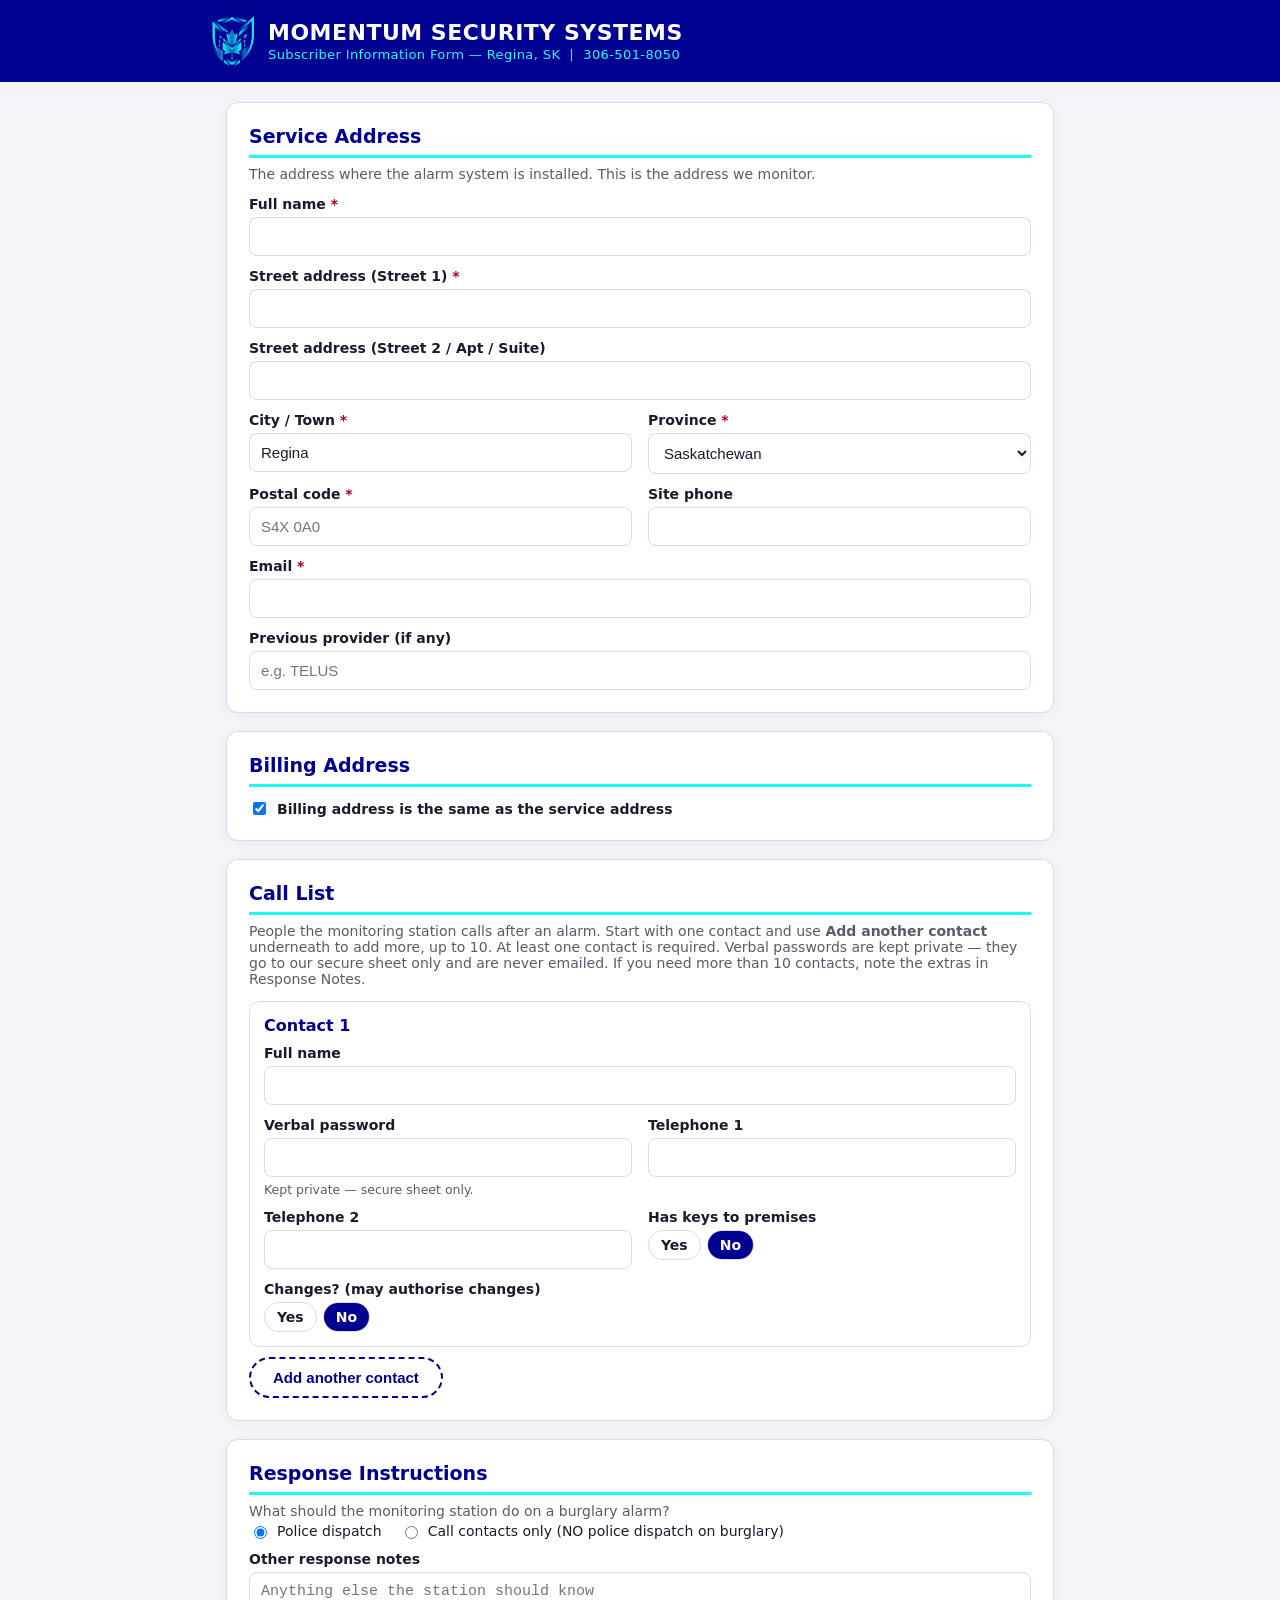
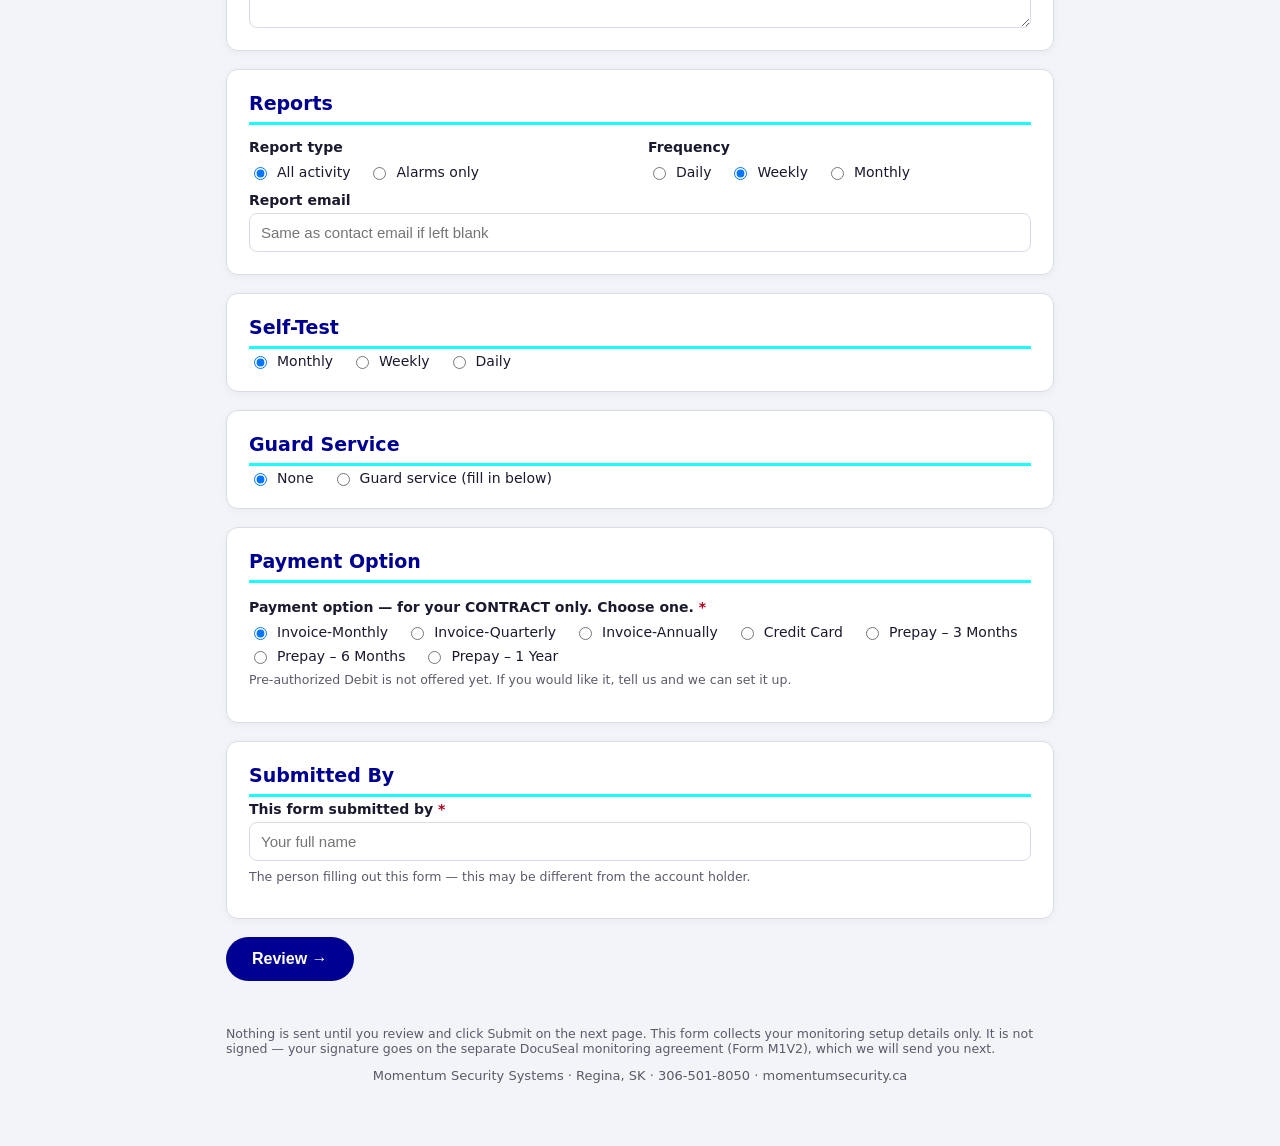
<file: public/subscriber-form.html>
<!DOCTYPE html>
<html lang="en-CA">
<head>
<meta charset="utf-8">
<meta name="viewport" content="width=device-width, initial-scale=1">
<title>Subscriber Information Form — Momentum Security Systems</title>
<meta name="description" content="Momentum Security Systems — Subscriber Information Form. Fill out online; your details come straight to us.">
<style>
  :root{
    --navy:#000091; --cyan:#19fdff; --cyan2:#12b6e0; --ink:#1a1a2e;
    --paper:#ffffff; --muted:#5a5a6a; --line:#d8dce6; --bg:#f2f4f8; --err:#b00020;
  }
  *{box-sizing:border-box}
  body{margin:0;font-family:system-ui,-apple-system,"Segoe UI",Roboto,Arial,sans-serif;color:var(--ink);background:var(--bg)}
  .topbar{background:var(--navy);color:#fff;padding:14px 18px}
  .topbar-inner{max-width:860px;margin:0 auto;display:flex;align-items:center;gap:14px}
  .logo-mark svg{display:block;width:44px;height:54px}
  .brand h1{margin:0;font-size:22px;letter-spacing:.5px}
  .brand p{margin:2px 0 0;color:var(--cyan);font-size:13px;letter-spacing:.4px}
  .wrap{max-width:860px;margin:0 auto;padding:20px 16px 48px}
  .card{background:var(--paper);border:1px solid var(--line);border-radius:12px;padding:22px;margin:0 0 18px;box-shadow:0 2px 10px rgba(0,0,0,.04)}
  .card h2{margin:0 0 4px;font-size:19px;color:var(--navy);border-bottom:3px solid var(--cyan);padding-bottom:8px}
  .card p.note{margin:8px 0 0;color:var(--muted);font-size:14px}
  .grid{display:grid;grid-template-columns:1fr 1fr;gap:12px 16px;margin-top:14px}
  .field{display:flex;flex-direction:column;gap:5px}
  .field.full{grid-column:1/-1}
  label{font-weight:600;font-size:14px}
  label .req{color:var(--err)}
  input[type=text],input[type=tel],input[type=email],select,textarea{
    width:100%;padding:10px 11px;border:1.5px solid var(--line);border-radius:8px;font-size:15px;background:#fff;color:var(--ink)
  }
  input:focus,select:focus,textarea:focus{outline:none;border-color:var(--cyan2);box-shadow:0 0 0 3px rgba(18,182,224,.18)}
  .hint{font-size:12.5px;color:var(--muted)}
  .radio-row{display:flex;flex-wrap:wrap;gap:8px 18px;margin-top:4px}
  .radio-row label,.check label{font-weight:400;display:flex;align-items:center;gap:7px;cursor:pointer}
  .check{display:flex;align-items:center;gap:8px;margin-top:12px;font-weight:600}
  .contact{border:1px solid var(--line);border-radius:10px;padding:14px;margin-top:14px}
  .contact-wrap{margin-top:0}
  .btn-add{background:#fff;color:var(--navy);border:2px dashed var(--navy);border-radius:999px;padding:10px 22px;font-size:15px;font-weight:700;margin-top:10px}
  .btn-add:hover{background:#eef2ff}
  .contact h3{margin:0 0 2px;font-size:16px;color:var(--navy)}
  .contact .grid{margin-top:10px}
  .seg{display:flex;gap:6px;flex-wrap:wrap}
  .seg label{border:1.5px solid var(--line);border-radius:999px;padding:6px 12px;font-weight:600;cursor:pointer;font-size:14px}
  .seg input{display:none}
  .seg input:checked + span{background:var(--navy);color:#fff;border-radius:999px;padding:6px 12px;margin:-6px -12px}
  .error{color:var(--err);font-size:14px;display:none;margin-top:8px}
  .error.show{display:block}
  .actions{margin-top:18px;display:flex;gap:10px;flex-wrap:wrap}
  button{cursor:pointer;border:0;border-radius:999px;padding:13px 26px;font-size:16px;font-weight:700}
  .btn-primary{background:var(--navy);color:#fff}
  .btn-primary:hover{background:#00006b}
  .btn-ghost{background:#fff;color:var(--navy);border:2px solid var(--navy)}
  button:disabled{opacity:.6;cursor:wait}
  #status{margin-top:12px;font-size:14px;min-height:20px}
  #status.ok{color:#0a6b2e}
  #status.bad{color:var(--err)}
  /* Confirmation / print summary */
  #confirmation{display:none}
  #confirmation.show{display:block}
  /* Review page (before anything is sent) */
  #review{display:none}
  #review.show{display:block}
  .summary-table{width:100%;border-collapse:collapse;margin-top:12px;font-size:14.5px}
  .summary-table th,.summary-table td{text-align:left;padding:8px 10px;border-bottom:1px solid var(--line);vertical-align:top}
  .summary-table th{width:34%;color:var(--navy);font-weight:700}
  .print-note{color:var(--muted);font-size:13.5px;margin-top:10px}
  .footer{color:var(--muted);font-size:13px;text-align:center;margin-top:8px}
  @media (max-width:640px){ .grid{grid-template-columns:1fr} .topbar-inner{align-items:flex-start} }
  @media print{
    body{background:#fff}
    .topbar,.footer,#subscriberForm,.no-print{display:none !important}
    #review{display:none !important}
    #review.show{display:block !important}
    #confirmation{display:none !important}
    #confirmation.show{display:block !important}
    .wrap{padding:0;max-width:none}
    .card{box-shadow:none;border:0;padding:0}
  }
</style>
</head>
<body>
<header class="topbar"><div class="topbar-inner">
  <div class="logo-mark">
<svg viewBox="0 0 8.0774355 9.8577328" width="44" height="54" role="img" aria-label="Momentum Security Systems logo" xmlns:xlink="http://www.w3.org/1999/xlink" xmlns="http://www.w3.org/2000/svg" xmlns:svg="http://www.w3.org/2000/svg">
  <defs
     id="defs26">
    <linearGradient
       id="linearGradient2160">
      <stop
         style="stop-color:#000091;stop-opacity:1;"
         offset="0.15529412"
         id="stop2160" />
      <stop
         style="stop-color:#19fdff;stop-opacity:0.97153026;"
         offset="1"
         id="stop2159" />
    </linearGradient>
    <linearGradient
       id="linearGradient2157">
      <stop
         style="stop-color:#19fdff;stop-opacity:0.97153026;"
         offset="0"
         id="stop2157" />
      <stop
         style="stop-color:#000091;stop-opacity:1;"
         offset="0.84470588"
         id="stop2156" />
    </linearGradient>
    <linearGradient
       id="linearGradient2155">
      <stop
         style="stop-color:#000091;stop-opacity:1;"
         offset="0.15529412"
         id="stop2155" />
      <stop
         style="stop-color:#19fdff;stop-opacity:0.97153026;"
         offset="1"
         id="stop2154" />
    </linearGradient>
    <linearGradient
       id="linearGradient2149-1">
      <stop
         style="stop-color:#19fdff;stop-opacity:0.97153026;"
         offset="0"
         id="stop2153" />
      <stop
         style="stop-color:#000091;stop-opacity:1;"
         offset="0.84470588"
         id="stop2152" />
    </linearGradient>
    <linearGradient
       id="linearGradient2149-2">
      <stop
         style="stop-color:#000091;stop-opacity:1;"
         offset="0.15529412"
         id="stop2148" />
      <stop
         style="stop-color:#19fdff;stop-opacity:0.97153026;"
         offset="1"
         id="stop2149" />
    </linearGradient>
    <linearGradient
       xlink:href="#linearGradient2157"
       id="linearGradient2123"
       x1="15.009372"
       y1="11.07259"
       x2="15.28766"
       y2="11.07259"
       gradientUnits="userSpaceOnUse"
       gradientTransform="matrix(0.6091041,0,0,0.6091041,7.8812839,1.3536384)" />
    <linearGradient
       xlink:href="#linearGradient2149-1"
       id="linearGradient2124"
       x1="11.682258"
       y1="13.158911"
       x2="15.28766"
       y2="13.158911"
       gradientUnits="userSpaceOnUse"
       gradientTransform="matrix(0.6091041,0,0,0.6091041,7.8812839,1.3536384)" />
    <linearGradient
       xlink:href="#linearGradient2155"
       id="linearGradient2125"
       x1="11.682258"
       y1="18.826351"
       x2="14.037756"
       y2="18.826351"
       gradientUnits="userSpaceOnUse"
       gradientTransform="matrix(0.6091041,0,0,0.6091041,7.8812839,1.3536384)" />
    <linearGradient
       xlink:href="#linearGradient2149-2"
       id="linearGradient2126"
       x1="12.678298"
       y1="11.373195"
       x2="18.317776"
       y2="11.373195"
       gradientUnits="userSpaceOnUse"
       gradientTransform="matrix(0.6091041,0,0,0.6091041,7.8812839,1.3536384)" />
    <linearGradient
       xlink:href="#linearGradient2155"
       id="linearGradient2127"
       x1="11.682238"
       y1="5.0986633"
       x2="16.135138"
       y2="5.0986633"
       gradientUnits="userSpaceOnUse"
       gradientTransform="matrix(0.6091041,0,0,0.6091041,7.8812839,1.3536384)" />
    <linearGradient
       xlink:href="#linearGradient2149-1"
       id="linearGradient2128"
       x1="8.0867233"
       y1="11.07259"
       x2="8.3650112"
       y2="11.07259"
       gradientUnits="userSpaceOnUse"
       gradientTransform="matrix(0.6091041,0,0,0.6091041,7.8812839,1.3536384)" />
    <linearGradient
       xlink:href="#linearGradient2155"
       id="linearGradient2129"
       x1="8.0867233"
       y1="13.158911"
       x2="11.692125"
       y2="13.158911"
       gradientUnits="userSpaceOnUse"
       gradientTransform="matrix(0.6091041,0,0,0.6091041,7.8812839,1.3536384)" />
    <linearGradient
       xlink:href="#linearGradient2157"
       id="linearGradient2130"
       x1="9.336627"
       y1="18.826351"
       x2="11.692125"
       y2="18.826351"
       gradientUnits="userSpaceOnUse"
       gradientTransform="matrix(0.6091041,0,0,0.6091041,7.8812839,1.3536384)" />
    <linearGradient
       xlink:href="#linearGradient2155"
       id="linearGradient2131"
       x1="5.0566082"
       y1="11.373195"
       x2="10.696085"
       y2="11.373195"
       gradientUnits="userSpaceOnUse"
       gradientTransform="matrix(0.6091041,0,0,0.6091041,7.8812839,1.3536384)" />
    <linearGradient
       xlink:href="#linearGradient2157"
       id="linearGradient2132"
       x1="7.2392449"
       y1="5.0986633"
       x2="11.692145"
       y2="5.0986633"
       gradientUnits="userSpaceOnUse"
       gradientTransform="matrix(0.6091041,0,0,0.6091041,7.8812839,1.3536384)" />
    <linearGradient
       xlink:href="#linearGradient2157"
       id="linearGradient2133"
       x1="11.682258"
       y1="17.96368"
       x2="14.037744"
       y2="17.96368"
       gradientUnits="userSpaceOnUse"
       gradientTransform="matrix(0.6091041,0,0,0.6091041,7.8812839,1.3536384)" />
    <linearGradient
       xlink:href="#linearGradient2149-1"
       id="linearGradient2134"
       x1="13.704717"
       y1="11.28461"
       x2="17.572681"
       y2="11.28461"
       gradientUnits="userSpaceOnUse"
       gradientTransform="matrix(0.6091041,0,0,0.6091041,7.8812839,1.3536384)" />
    <linearGradient
       xlink:href="#linearGradient2157"
       id="linearGradient2135"
       x1="15.267788"
       y1="12.680139"
       x2="15.954796"
       y2="12.680139"
       gradientUnits="userSpaceOnUse"
       gradientTransform="matrix(0.6091041,0,0,0.6091041,7.8812839,1.3536384)" />
    <linearGradient
       xlink:href="#linearGradient2155"
       id="linearGradient2136"
       x1="14.65109"
       y1="10.491468"
       x2="15.98766"
       y2="10.491468"
       gradientUnits="userSpaceOnUse"
       gradientTransform="matrix(0.6091041,0,0,0.6091041,7.8812839,1.3536384)" />
    <linearGradient
       xlink:href="#linearGradient2155"
       id="linearGradient2137"
       x1="9.3366385"
       y1="17.96368"
       x2="11.692125"
       y2="17.96368"
       gradientUnits="userSpaceOnUse"
       gradientTransform="matrix(0.6091041,0,0,0.6091041,7.8812839,1.3536384)" />
    <linearGradient
       xlink:href="#linearGradient2157"
       id="linearGradient2138"
       x1="5.8016982"
       y1="11.28461"
       x2="9.6696653"
       y2="11.28461"
       gradientUnits="userSpaceOnUse"
       gradientTransform="matrix(0.6091041,0,0,0.6091041,7.8812839,1.3536384)" />
    <linearGradient
       xlink:href="#linearGradient2155"
       id="linearGradient2139"
       x1="7.4195862"
       y1="12.680139"
       x2="8.1065941"
       y2="12.680139"
       gradientUnits="userSpaceOnUse"
       gradientTransform="matrix(0.6091041,0,0,0.6091041,7.8812839,1.3536384)" />
    <linearGradient
       xlink:href="#linearGradient2155"
       id="linearGradient2140"
       x1="7.386723"
       y1="10.491468"
       x2="8.7232933"
       y2="10.491468"
       gradientUnits="userSpaceOnUse"
       gradientTransform="matrix(0.6091041,0,0,0.6091041,7.8812839,1.3536384)" />
    <linearGradient
       xlink:href="#linearGradient2157"
       id="linearGradient2141"
       x1="11.682191"
       y1="5.7882209"
       x2="15.493786"
       y2="5.7882209"
       gradientUnits="userSpaceOnUse"
       gradientTransform="matrix(0.6091041,0,0,0.6091041,7.8812839,1.3536384)" />
    <linearGradient
       xlink:href="#linearGradient2149-2"
       id="linearGradient2142"
       x1="7.8805966"
       y1="5.7882209"
       x2="11.692191"
       y2="5.7882209"
       gradientUnits="userSpaceOnUse"
       gradientTransform="matrix(0.6091041,0,0,0.6091041,7.8812839,1.3536384)" />
    <linearGradient
       xlink:href="#linearGradient2155"
       id="linearGradient2143"
       x1="11.682191"
       y1="12.639868"
       x2="14.403468"
       y2="12.639868"
       gradientUnits="userSpaceOnUse"
       gradientTransform="matrix(0.6091041,0,0,0.6091041,7.8812839,1.3536384)" />
    <linearGradient
       xlink:href="#linearGradient2157"
       id="linearGradient2144"
       x1="8.9709148"
       y1="12.639868"
       x2="11.692191"
       y2="12.639868"
       gradientUnits="userSpaceOnUse"
       gradientTransform="matrix(0.6091041,0,0,0.6091041,7.8812839,1.3536384)" />
    <linearGradient
       xlink:href="#linearGradient2155"
       id="linearGradient2145"
       x1="13.575595"
       y1="11.442895"
       x2="14.222737"
       y2="11.442895"
       gradientUnits="userSpaceOnUse"
       gradientTransform="matrix(0.6091041,0,0,0.6091041,7.8812839,1.3536384)" />
    <linearGradient
       xlink:href="#linearGradient2149-1"
       id="linearGradient2146"
       x1="9.1516457"
       y1="11.442895"
       x2="9.7987881"
       y2="11.442895"
       gradientUnits="userSpaceOnUse"
       gradientTransform="matrix(0.6091041,0,0,0.6091041,7.8812839,1.3536384)" />
    <linearGradient
       xlink:href="#linearGradient2160"
       id="linearGradient2147"
       x1="9.9563437"
       y1="10.90983"
       x2="13.41804"
       y2="10.90983"
       gradientUnits="userSpaceOnUse"
       gradientTransform="matrix(0.6091041,0,0,0.6091041,7.8812839,1.3536384)" />
    <linearGradient
       xlink:href="#linearGradient2160"
       id="linearGradient2148"
       x1="8.8867092"
       y1="14.977174"
       x2="14.487674"
       y2="14.977174"
       gradientUnits="userSpaceOnUse"
       gradientTransform="matrix(0.6091041,0,0,0.6091041,7.8812839,1.3536384)" />
    <linearGradient
       xlink:href="#linearGradient2157"
       id="linearGradient2161"
       gradientUnits="userSpaceOnUse"
       x1="9.9563437"
       y1="10.90983"
       x2="13.41804"
       y2="10.90983"
       gradientTransform="matrix(0.6091041,0,0,0.6091041,7.8812839,1.3536384)" />
    <linearGradient
       xlink:href="#linearGradient2157"
       id="linearGradient2162"
       gradientUnits="userSpaceOnUse"
       x1="8.8867092"
       y1="14.977174"
       x2="14.487674"
       y2="14.977174"
       gradientTransform="matrix(0.6091041,0,0,0.6091041,7.8812839,1.3536384)" />
  </defs>
  <g
     id="b2a5a27a-02d8-499a-a0ac-297b92d59504"
     style="display:inline;stroke:#0000ff"
     transform="translate(-10.961282,-3.7340212)">
    <path
       style="fill:url(#linearGradient2123);stroke:#ffffff;stroke-width:0.00609104;stroke-linecap:round;stroke-linejoin:round;stroke-opacity:0"
       d="m 17.026599,8.1678504 0.163415,-0.03563 v -0.104078 l -0.163415,0.139705"
       id="path1" />
    <path
       style="fill:url(#linearGradient2124);stroke:#ffffff;stroke-width:0.00609104;stroke-linecap:round;stroke-linejoin:round;stroke-opacity:0"
       d="M 15.00004,10.301043 V 9.900368 l 1.651409,-1.4117936 c 0.02734,0.02652 0.06446,0.04171 0.103515,0.04117 l 0.43505,-0.09321 v 1.347376 L 16.70274,10.195068 V 8.8454044 l -1.7027,1.4556476"
       id="path2" />
    <path
       style="fill:url(#linearGradient2125);stroke:#ffffff;stroke-width:0.00609104;stroke-linecap:round;stroke-linejoin:round;stroke-opacity:0"
       d="m 15.00004,13.06827 c 0.514568,-0.280937 0.994112,-0.621731 1.428645,-1.015286 l 8e-6,0.591941 c -0.448655,0.354266 -0.926591,0.67001 -1.428653,0.943783 V 13.06827"
       id="path3" />
    <path
       style="fill:url(#linearGradient2126);stroke:#ffffff;stroke-width:0.00609104;stroke-linecap:round;stroke-linejoin:round;stroke-opacity:0"
       d="m 19.03433,7.4296604 v -3.289162 l -3.427598,2.931864 0.04343,0.08647 0.788024,-0.454966 -0.06338,0.318373 2.207028,-1.917563 v 2.680058 c -0.02715,1.315614 -0.520367,2.5788876 -1.391818,3.5648646 v -0.543094 -0.703819 l -0.487274,0.411159 5e-5,1.907849 c 1.509671,-1.211283 2.371641,-3.0556676 2.33154,-4.9920366"
       id="path4" />
    <path
       style="fill:url(#linearGradient2127);stroke:#ffffff;stroke-width:0.00609104;stroke-linecap:round;stroke-linejoin:round;stroke-opacity:0"
       d="M 17.706217,4.8330174 C 16.745694,4.6330734 15.829015,4.2618344 15.00004,3.7370664 l -1.2e-5,0.499699 c 0.721533,0.425939 1.501624,0.744256 2.315514,0.944678 l 0.390675,-0.348426"
       id="path5" />
    <path
       style="fill:url(#linearGradient2128);stroke:#ffffff;stroke-width:0.00609104;stroke-linecap:round;stroke-linejoin:round;stroke-opacity:0"
       d="m 12.973401,8.1678504 -0.163416,-0.03563 v -0.104078 l 0.163416,0.139705"
       id="path6" />
    <path
       style="fill:url(#linearGradient2129);stroke:#ffffff;stroke-width:0.00609104;stroke-linecap:round;stroke-linejoin:round;stroke-opacity:0"
       d="M 14.999959,10.301043 V 9.900368 L 13.34855,8.4885744 c -0.02733,0.02652 -0.06446,0.04171 -0.103515,0.04117 l -0.43505,-0.09322 v 1.347377 L 13.29726,10.19506 V 8.8453954 l 1.702699,1.4556476"
       id="path7" />
    <path
       style="fill:url(#linearGradient2130);stroke:#ffffff;stroke-width:0.00609104;stroke-linecap:round;stroke-linejoin:round;stroke-opacity:0"
       d="m 14.999959,13.06827 a 7.437155,7.437155 0 0 1 -1.428645,-1.015286 l -7e-6,0.591941 c 0.448654,0.354266 0.926591,0.67001 1.428652,0.943783 V 13.06827"
       id="path8" />
    <path
       style="fill:url(#linearGradient2131);stroke:#ffffff;stroke-width:0.00609104;stroke-linecap:round;stroke-linejoin:round;stroke-opacity:0"
       d="m 10.96567,7.4296604 v -3.289162 l 3.427597,2.931864 -0.04343,0.08647 -0.788023,-0.454966 0.06338,0.318373 -2.207029,-1.917563 v 2.680058 a 5.5560679,5.5560679 0 0 0 1.391819,3.5648646 v -0.543094 -0.703819 l 0.487274,0.411159 -5e-5,1.907849 c -1.509672,-1.21128 -2.371641,-3.0556646 -2.33154,-4.9920336"
       id="path9" />
    <path
       style="fill:url(#linearGradient2132);stroke:#ffffff;stroke-width:0.00609104;stroke-linecap:round;stroke-linejoin:round;stroke-opacity:0"
       d="m 12.293783,4.8330174 a 8.1738566,8.1738566 0 0 0 2.706176,-1.095951 l 1.3e-5,0.499699 c -0.721533,0.425939 -1.501624,0.744256 -2.315514,0.944678 l -0.390675,-0.348426"
       id="path10" />
  </g>
  <g
     id="ef4f4d63-c537-44c5-99f0-865ec0baf013"
     style="display:inline;stroke:#339966"
     transform="translate(-10.961282,-3.7340212)">
    <path
       style="fill:url(#linearGradient2133);stroke:#ffffff;stroke-width:0.00609104;stroke-linecap:round;stroke-linejoin:round;stroke-opacity:0"
       d="m 16.428685,12.052984 c -0.434533,0.393555 -0.914077,0.734349 -1.428645,1.015286 v -0.520439 c 0.493492,-0.28406 0.957195,-0.616983 1.384124,-0.993753 0.01492,-0.01042 0.02978,-0.02095 0.04451,-0.03157 l 7e-6,0.530475"
       id="path11" />
    <path
       style="fill:url(#linearGradient2134);stroke:#ffffff;stroke-width:0.00609104;stroke-linecap:round;stroke-linejoin:round;stroke-opacity:0"
       d="m 16.374804,7.0222424 -0.142876,0.717649 1.888746,-1.615576 9.8e-5,1.314804 c 0.01592,0.388158 7.92e-4,0.776968 -0.04523,1.162716 -0.044,0.554008 -0.202629,1.085937 -0.459156,1.5651936 l -5e-6,-0.4241096 -0.426373,0.3597696 v 0.703819 0.543094 c 0.871451,-0.985977 1.364667,-2.2492506 1.391818,-3.5648646 v -2.070832 -0.609226 l -2.207028,1.917563"
       id="path12" />
    <path
       style="fill:url(#linearGradient2135);stroke:#ffffff;stroke-width:0.00609104;stroke-linecap:round;stroke-linejoin:round;stroke-opacity:0"
       d="m 17.184001,8.4378134 0.006,1.346089 0.406356,-0.34288 -0.251097,-0.107397 a 0.12809033,0.12809033 0 0 1 -0.06203,-0.116407 l 0.215275,-0.846795 -0.314518,0.06739"
       id="path13" />
    <path
       style="fill:url(#linearGradient2136);stroke:#ffffff;stroke-width:0.00609104;stroke-linecap:round;stroke-linejoin:round;stroke-opacity:0"
       d="m 17.026599,8.1678504 -0.157615,0.03436 -0.06062,-0.226222 0.808019,-0.690135 v 0.753413 l -0.426373,0.09295 v -0.104078 l -0.163415,0.139705"
       id="path14" />
    <path
       style="fill:url(#linearGradient2137);stroke:#ffffff;stroke-width:0.00609104;stroke-linecap:round;stroke-linejoin:round;stroke-opacity:0"
       d="m 13.571314,12.052984 a 7.437155,7.437155 0 0 0 1.428645,1.015286 v -0.520439 a 8.5009662,8.5009662 0 0 1 -1.384124,-0.993753 c -0.01492,-0.01042 -0.02978,-0.02094 -0.04452,-0.03157 l -6e-6,0.530475"
       id="path15" />
    <path
       style="fill:url(#linearGradient2138);stroke:#ffffff;stroke-width:0.00609104;stroke-linecap:round;stroke-linejoin:round;stroke-opacity:0"
       d="m 13.625196,7.0222424 0.142875,0.717649 -1.888745,-1.615576 -9.8e-5,1.314804 a 7.291559,7.291559 0 0 0 0.04522,1.162716 c 0.044,0.554008 0.202629,1.085937 0.459155,1.5651936 l 6e-6,-0.4241096 0.426373,0.3597696 v 0.703819 0.543094 A 5.5560679,5.5560679 0 0 1 11.418164,7.7847374 v -2.680058 l 2.207029,1.917563"
       id="path16" />
    <path
       style="fill:url(#linearGradient2139);stroke:#ffffff;stroke-width:0.00609104;stroke-linecap:round;stroke-linejoin:round;stroke-opacity:0"
       d="m 12.815998,8.4378134 -0.006,1.346089 -0.406356,-0.34288 0.251097,-0.107397 a 0.12809033,0.12809033 0 0 0 0.06203,-0.116407 l -0.215274,-0.846795 0.314517,0.06739"
       id="path17" />
    <path
       style="fill:url(#linearGradient2140);stroke:#ffffff;stroke-width:0.00609104;stroke-linecap:round;stroke-linejoin:round;stroke-opacity:0"
       d="m 12.973401,8.1678504 0.157615,0.03436 0.06062,-0.226222 -0.808019,-0.690135 v 0.753413 l 0.426373,0.09295 v -0.104078 l 0.163415,0.139705"
       id="path18" />
    <path
       style="fill:url(#linearGradient2141);stroke:#ffffff;stroke-width:0.00609104;stroke-linecap:round;stroke-linejoin:round;stroke-opacity:0"
       d="m 15,4.7278744 c 0.611509,0.338528 1.260467,0.605005 1.933798,0.793896 l 0.381769,-0.34035 C 16.501652,4.9810214 15.721561,4.6627044 15,4.2367634 v 0.491111"
       id="path19" />
    <path
       style="fill:url(#linearGradient2142);stroke:#ffffff;stroke-width:0.00609104;stroke-linecap:round;stroke-linejoin:round;stroke-opacity:0"
       d="m 15,4.7278744 c -0.611509,0.338528 -1.260467,0.605005 -1.933799,0.793896 l -0.381769,-0.34035 C 13.498348,4.9810214 14.278439,4.6627044 15,4.2367634 v 0.491111"
       id="path20" />
    <path
       style="fill:url(#linearGradient2143);stroke:#ffffff;stroke-width:0.00609104;stroke-linecap:round;stroke-linejoin:round;stroke-opacity:0"
       d="m 15,9.900368 1.651449,-1.4117936 c -0.01448,-0.01394 -0.02621,-0.03107 -0.03407,-0.05069 l -0.07602,-0.232986 -0.388085,0.331776 -0.200426,0.239125 c -0.02584,0.03504 -0.07555,0.04764 -0.117882,0.03308 l -0.834972,0.713707 V 9.900368"
       id="path21" />
    <path
       style="fill:url(#linearGradient2144);stroke:#ffffff;stroke-width:0.00609104;stroke-linecap:round;stroke-linejoin:round;stroke-opacity:0"
       d="M 15,9.900368 13.34855,8.4885744 c 0.01448,-0.01394 0.02621,-0.03107 0.03407,-0.05069 l 0.07602,-0.232986 0.388086,0.331776 0.200426,0.239125 c 0.02584,0.03504 0.07555,0.04764 0.117882,0.03308 l 0.834972,0.713707 V 9.900368"
       id="path22" />
  </g>
  <g
     id="63d1ffb6-451f-43b8-9910-595179626c28"
     style="stroke:#ff0000"
     transform="translate(-10.961282,-3.7340212)">
    <path
       style="fill:url(#linearGradient2145);stroke:#ffffff;stroke-width:0.00609104;stroke-linecap:round;stroke-linejoin:round;stroke-opacity:0"
       d="m 16.15328,8.5366754 0.388085,-0.331777 -0.03082,-0.09447 -0.357263,0.426245"
       id="path23" />
    <path
       style="fill:url(#linearGradient2146);stroke:#ffffff;stroke-width:0.00609104;stroke-linecap:round;stroke-linejoin:round;stroke-opacity:0"
       d="m 13.84672,8.5366754 -0.388086,-0.331777 0.03082,-0.09447 0.357264,0.426245"
       id="path24" />
    <path
       id="path25"
       style="fill:url(#linearGradient2161);stroke:#ffffff;stroke-width:0.00609104;stroke-linecap:round;stroke-linejoin:round;stroke-opacity:0"
       d="m 14.998044,6.4790374 -0.464722,0.925169 c -0.03857,0.07234 -0.128496,0.0997 -0.200829,0.06112 l -0.383714,-0.221537 0.286423,1.438679 c 0.01317,0.05693 -0.02062,0.109484 -0.07017,0.12645 l 0.833007,0.711997 z" />
    <path
       id="path2158"
       style="fill:url(#linearGradient2147);stroke:#ffffff;stroke-width:0.00609104;stroke-linecap:round;stroke-linejoin:round;stroke-opacity:0"
       d="m 14.998044,6.4790374 v 3.041877 l 0.002,0.0016 0.834952,-0.71367 c -0.04954,-0.01697 -0.08333,-0.06953 -0.07016,-0.126451 l 0.286379,-1.438633 -0.383726,0.221536 c -0.07233,0.03859 -0.162242,0.01122 -0.200816,-0.06112 l -0.466671,-0.929042 z" />
    <path
       id="path26"
       style="fill:url(#linearGradient2148);stroke:#ffffff;stroke-width:0.00609104;stroke-linecap:round;stroke-linejoin:round;stroke-opacity:0"
       d="m 14.999605,10.30071 v 1.806481 h 3.97e-4 0.173467 l -0.09936,-1.267517 1.352279,0.249778 -0.171731,-0.516299 0.448079,-0.378088 V 8.8454004 l -1.702734,1.4556436 z" />
    <path
       id="path2159"
       style="fill:url(#linearGradient2162);stroke:#ffffff;stroke-width:0.00609104;stroke-linecap:round;stroke-linejoin:round;stroke-opacity:0"
       d="m 13.297257,8.8454004 v 1.3496646 l 0.448091,0.378088 -0.171732,0.516299 1.35228,-0.249778 -0.09936,1.267517 h 0.17307 V 10.30071 Z" />
  </g>
</svg>
  </div>
  <div class="brand"><h1>MOMENTUM SECURITY SYSTEMS</h1><p>Subscriber Information Form &mdash; Regina, SK &nbsp;|&nbsp; 306-501-8050</p></div>
</div></header>

<main class="wrap">
<form id="subscriberForm" novalidate>
  <div class="card">
    <h2>Service Address</h2>
    <p class="note">The address where the alarm system is installed. This is the address we monitor.</p>
    <div class="grid">
      <div class="field full"><label for="fullName">Full name <span class="req">*</span></label><input id="fullName" name="fullName" type="text" required autocomplete="name"></div>
      <div class="field full"><label for="street1">Street address (Street 1) <span class="req">*</span></label><input id="street1" name="street1" type="text" required autocomplete="street-address"></div>
      <div class="field full"><label for="street2">Street address (Street 2 / Apt / Suite)</label><input id="street2" name="street2" type="text" autocomplete="address-line2"></div>
      <div class="field"><label for="city">City / Town <span class="req">*</span></label><input id="city" name="city" type="text" required value="Regina" autocomplete="address-level2"></div>
      <div class="field"><label for="province">Province <span class="req">*</span></label>
        <select id="province" name="province" required>
          <option value="">Select&hellip;</option><option>Alberta</option><option>British Columbia</option><option>Manitoba</option><option>New Brunswick</option><option>Newfoundland and Labrador</option><option>Northwest Territories</option><option>Nova Scotia</option><option>Nunavut</option><option>Ontario</option><option>Prince Edward Island</option><option>Quebec</option><option selected>Saskatchewan</option><option>Yukon</option>
        </select></div>
      <div class="field"><label for="postalCode">Postal code <span class="req">*</span></label><input id="postalCode" name="postalCode" type="text" required autocomplete="postal-code" placeholder="S4X 0A0"></div>
      <div class="field"><label for="sitePhone">Site phone</label><input id="sitePhone" name="sitePhone" type="tel" autocomplete="tel"></div>
      <div class="field full"><label for="email">Email <span class="req">*</span></label><input id="email" name="email" type="email" required autocomplete="email"></div>
      <div class="field full"><label for="prevProvider">Previous provider (if any)</label><input id="prevProvider" name="prevProvider" type="text" placeholder="e.g. TELUS"></div>
    </div>
  </div>

  <div class="card">
    <h2>Billing Address</h2>
    <label class="check"><input type="checkbox" id="billingSame" name="billingSame" checked> Billing address is the same as the service address</label>
    <div id="billingFields" style="display:none">
      <div class="grid">
        <div class="field full"><label for="billName">Billing name</label><input id="billName" name="billName" type="text" autocomplete="name"></div>
        <div class="field full"><label for="billStreet1">Billing street address (Street 1)</label><input id="billStreet1" name="billStreet1" type="text"></div>
        <div class="field full"><label for="billStreet2">Billing street address (Street 2 / Apt / Suite)</label><input id="billStreet2" name="billStreet2" type="text"></div>
        <div class="field"><label for="billCity">Billing city / town</label><input id="billCity" name="billCity" type="text"></div>
        <div class="field"><label for="billProvince">Billing province</label>
          <select id="billProvince" name="billProvince">
            <option value="">Select&hellip;</option><option>Alberta</option><option>British Columbia</option><option>Manitoba</option><option>New Brunswick</option><option>Newfoundland and Labrador</option><option>Northwest Territories</option><option>Nova Scotia</option><option>Nunavut</option><option>Ontario</option><option>Prince Edward Island</option><option>Quebec</option><option>Saskatchewan</option><option>Yukon</option>
          </select></div>
        <div class="field"><label for="billPostal">Billing postal code</label><input id="billPostal" name="billPostal" type="text"></div>
      </div>
    </div>
  </div>



  <div class="card">
    <h2>Call List</h2>
    <p class="note">People the monitoring station calls after an alarm. Start with one contact and use <strong>Add another contact</strong> underneath to add more, up to 10. At least one contact is required. Verbal passwords are kept private &mdash; they go to our secure sheet only and are never emailed. If you need more than 10 contacts, note the extras in Response Notes.</p>
    <div id="callListError" class="error">Please add at least one call-list contact with a full name and a telephone number.</div>

    <div id="callListBlocks">
    <div class="contact-wrap">
    <div class="contact" data-contact="1">
      <h3>Contact 1</h3>
      <div class="grid">
        <div class="field full"><label for="c1Name">Full name</label><input id="c1Name" name="c1Name" type="text"></div>
        <div class="field"><label for="c1Password">Verbal password</label><input id="c1Password" name="c1Password" type="text" autocomplete="off"><span class="hint">Kept private &mdash; secure sheet only.</span></div>
        <div class="field"><label for="c1Phone1">Telephone 1</label><input id="c1Phone1" name="c1Phone1" type="tel"></div>
        <div class="field"><label for="c1Phone2">Telephone 2</label><input id="c1Phone2" name="c1Phone2" type="tel"></div>
        <div class="field"><label>Has keys to premises</label><div class="seg"><label><input type="radio" name="c1Keys" value="Yes"><span>Yes</span></label><label><input type="radio" name="c1Keys" value="No" checked><span>No</span></label></div></div>
        <div class="field"><label>Changes? (may authorise changes)</label><div class="seg"><label><input type="radio" name="c1Changes" value="Yes"><span>Yes</span></label><label><input type="radio" name="c1Changes" value="No" checked><span>No</span></label></div></div>
      </div>
    </div>
    <button type="button" class="btn-add add-contact-btn">Add another contact</button>
    </div>
    </div>

    <template id="contactTemplate">
    <div class="contact-wrap">
    <div class="contact" data-contact="__N__">
      <h3>Contact __N__</h3>
      <div class="grid">
        <div class="field full"><label for="c__N__Name">Full name</label><input id="c__N__Name" name="c__N__Name" type="text"></div>
        <div class="field"><label for="c__N__Password">Verbal password</label><input id="c__N__Password" name="c__N__Password" type="text" autocomplete="off"><span class="hint">Kept private &mdash; secure sheet only.</span></div>
        <div class="field"><label for="c__N__Phone1">Telephone 1</label><input id="c__N__Phone1" name="c__N__Phone1" type="tel"></div>
        <div class="field"><label for="c__N__Phone2">Telephone 2</label><input id="c__N__Phone2" name="c__N__Phone2" type="tel"></div>
        <div class="field"><label>Has keys to premises</label><div class="seg"><label><input type="radio" name="c__N__Keys" value="Yes"><span>Yes</span></label><label><input type="radio" name="c__N__Keys" value="No" checked><span>No</span></label></div></div>
        <div class="field"><label>Changes? (may authorise changes)</label><div class="seg"><label><input type="radio" name="c__N__Changes" value="Yes"><span>Yes</span></label><label><input type="radio" name="c__N__Changes" value="No" checked><span>No</span></label></div></div>
      </div>
    </div>
    <button type="button" class="btn-add add-contact-btn">Add another contact</button>
    </div>
    </template>
  </div>

  <div class="card">
    <h2>Response Instructions</h2>
    <p class="note">What should the monitoring station do on a burglary alarm?</p>
    <div class="radio-row">
      <label><input type="radio" name="burglaryResponse" value="Police dispatch" checked> Police dispatch</label>
      <label><input type="radio" name="burglaryResponse" value="Call contacts only"> Call contacts only (NO police dispatch on burglary)</label>
    </div>
    <div class="field full" style="margin-top:12px"><label for="responseNotes">Other response notes</label><textarea id="responseNotes" name="responseNotes" rows="2" placeholder="Anything else the station should know"></textarea></div>
  </div>

  <div class="card">
    <h2>Reports</h2>
    <div class="grid">
      <div class="field"><label>Report type</label>
        <div class="radio-row">
          <label><input type="radio" name="reportType" value="All activity" checked> All activity</label>
          <label><input type="radio" name="reportType" value="Alarms only"> Alarms only</label>
        </div></div>
      <div class="field"><label>Frequency</label>
        <div class="radio-row">
          <label><input type="radio" name="reportFreq" value="Daily"> Daily</label>
          <label><input type="radio" name="reportFreq" value="Weekly" checked> Weekly</label>
          <label><input type="radio" name="reportFreq" value="Monthly"> Monthly</label>
        </div></div>
      <div class="field full"><label for="reportEmail">Report email</label><input id="reportEmail" name="reportEmail" type="email" placeholder="Same as contact email if left blank"></div>
    </div>
  </div>

  <div class="card">
    <h2>Self-Test</h2>
    <div class="radio-row">
      <label><input type="radio" name="selfTest" value="Monthly" checked> Monthly</label>
      <label><input type="radio" name="selfTest" value="Weekly"> Weekly</label>
      <label><input type="radio" name="selfTest" value="Daily"> Daily</label>
    </div>
  </div>

  <div class="card">
    <h2>Guard Service</h2>
    <div class="radio-row">
      <label><input type="radio" name="guardChoice" value="None" checked> None</label>
      <label><input type="radio" name="guardChoice" value="Guard"> Guard service (fill in below)</label>
    </div>
    <div class="grid" id="guardFields" style="display:none">
      <div class="field"><label for="guardName">Guard name <span class="req">*</span></label><input id="guardName" name="guardName" type="text"></div>
      <div class="field"><label for="guardPhone">Guard phone</label><input id="guardPhone" name="guardPhone" type="tel" placeholder="306-555-0000"></div>
    </div>
    <div id="guardError" class="error"></div>
  </div>

  <div class="card">
    <h2>Payment Option</h2>
    <div style="margin-top:14px">
      <label>Payment option &mdash; for your CONTRACT only. Choose one. <span class="req">*</span></label>
      <div class="radio-row" style="margin-top:8px">
        <label><input type="radio" name="paymentOption" value="Invoice-Monthly" checked> Invoice-Monthly</label>
        <label><input type="radio" name="paymentOption" value="Invoice-Quarterly"> Invoice-Quarterly</label>
        <label><input type="radio" name="paymentOption" value="Invoice-Annually"> Invoice-Annually</label>
        <label><input type="radio" name="paymentOption" value="Credit Card"> Credit Card</label>
        <label><input type="radio" name="paymentOption" value="Prepay - 3 Months"> Prepay &ndash; 3 Months</label>
        <label><input type="radio" name="paymentOption" value="Prepay - 6 Months"> Prepay &ndash; 6 Months</label>
        <label><input type="radio" name="paymentOption" value="Prepay - 1 Year"> Prepay &ndash; 1 Year</label>
      </div>
      <p class="hint" style="margin-top:8px">Pre-authorized Debit is not offered yet. If you would like it, tell us and we can set it up.</p>
    </div>
  </div>

  <div class="card">
    <h2>Submitted By</h2>
    <div class="field full"><label for="submittedBy">This form submitted by <span class="req">*</span></label><input id="submittedBy" name="submittedBy" type="text" required autocomplete="name" placeholder="Your full name"></div>
    <p class="hint" style="margin-top:8px">The person filling out this form &mdash; this may be different from the account holder.</p>
  </div>

  <div class="actions">
    <button type="submit" class="btn-primary" id="submitBtn">Review &rarr;</button>
  </div>
  <div id="status" role="status" aria-live="polite"></div>
  <p class="hint">Nothing is sent until you review and click Submit on the next page. This form collects your monitoring setup details only. It is not signed &mdash; your signature goes on the separate DocuSeal monitoring agreement (Form M1V2), which we will send you next.</p>
</form>

<section id="review" class="card" aria-live="polite">
  <h2>Review &mdash; check everything before you submit</h2>
  <p class="note">Nothing has been sent yet. Check every detail below. To fix something, go back and edit &mdash; your entries are preserved. To send it to Momentum, click Submit.</p>
  <table class="summary-table"><tbody id="reviewBody"></tbody></table>
  <div class="actions no-print">
    <button type="button" class="btn-ghost" id="backBtn">&larr; Go Back / Edit</button>
    <button type="button" class="btn-ghost" id="reviewPrintBtn">Print / Save as PDF</button>
    <button type="button" class="btn-primary" id="reviewSubmitBtn">Submit</button>
  </div>
  <p class="print-note">Print / Save is only available after you submit. Click Submit first, then print/save from the confirmation page.</p>
</section>

<section id="confirmation" class="card" aria-live="polite">
  <h2>Success &mdash; your Subscriber Information was received</h2>
  <p class="note">Below is a copy of what you submitted, for your own records. You can print it or save it as a PDF. We do <strong>not</strong> email you a copy automatically.</p>
  <table class="summary-table"><tbody id="summaryBody"></tbody></table>
  <div class="actions no-print">
    <button type="button" class="btn-primary" onclick="window.print()">Print / Save as PDF</button>
    <button type="button" class="btn-ghost" onclick="window.location.reload()">Submit another form</button>
  </div>
  <p class="print-note">Tip: in the print dialog, choose &ldquo;Save as PDF&rdquo; as the destination to save a copy instead of printing.</p>
</section>

<p class="footer">Momentum Security Systems &middot; Regina, SK &middot; 306-501-8050 &middot; momentumsecurity.ca</p>
</main>

<script>
/* ---- SETUP: Scott pastes the deployed Apps Script Web App URL here ---- */
const FORM_ACTION = "https://script.google.com/macros/s/AKfycbwjsXwUx4PsfV9-ekV10ALdBeWdLfomh9fjHIghmDPjLE4ykPTXmIZ1ulBufY420eqP/exec";

const form = document.getElementById("subscriberForm");
const statusEl = document.getElementById("status");
const billingSame = document.getElementById("billingSame");
const billingFields = document.getElementById("billingFields");

billingSame.addEventListener("change", () => {
  billingFields.style.display = billingSame.checked ? "none" : "block";
});

function val(name){
  const el = form.querySelector('[name="' + name + '"]');
  return el ? el.value.trim() : "";
}
function checkedVal(name){
  const el = form.querySelector('[name="' + name + '"]:checked');
  return el ? el.value : "";
}
/* Guard: Guard Name / Guard Phone only appear when Guard service is
   selected. When None is selected they stay hidden and are sent as "".
   Guard Name's required flag is toggled here (a static required on a
   hidden input would still block native validation). */
const guardFields = document.getElementById("guardFields");
const guardNameEl = document.getElementById("guardName");
function updateGuardFields(){
  const useGuard = checkedVal("guardChoice") === "Guard";
  guardFields.style.display = useGuard ? "" : "none";
  guardNameEl.required = useGuard;
}
form.querySelectorAll('[name="guardChoice"]').forEach(function(r){
  r.addEventListener("change", function(){
    document.getElementById("guardError").classList.remove("show");
    updateGuardFields();
  });
});
updateGuardFields();
/* Dynamic call list: starts with 1 contact. "Add another contact" under
   ANY block appends a new block at the end. Max 10 in the form; beyond
   that, customers note extras in Response Notes. */
const MAX_CONTACTS = 10;
const callListBlocks = document.getElementById("callListBlocks");
function contactCount(){ return callListBlocks.querySelectorAll(".contact").length; }
function updateAddButtons(){
  const atMax = contactCount() >= MAX_CONTACTS;
  callListBlocks.querySelectorAll(".add-contact-btn").forEach(function(b){
    b.style.display = atMax ? "none" : "";
    b.disabled = atMax;
  });
}
callListBlocks.addEventListener("click", function(e){
  const btn = e.target.closest(".add-contact-btn");
  if (!btn) return;
  if (contactCount() >= MAX_CONTACTS) return;
  const n = contactCount() + 1;
  const tpl = document.getElementById("contactTemplate").innerHTML.replaceAll("__N__", String(n));
  const wrap = document.createElement("div");
  wrap.className = "contact-wrap";
  wrap.innerHTML = tpl;
  callListBlocks.appendChild(wrap);
  updateAddButtons();
});
updateAddButtons();

function collect(){
  const billingSameChecked = billingSame.checked;
  return {
    fullName: val("fullName"),
    street1: val("street1"), street2: val("street2"),
    city: val("city"), province: val("province"), postalCode: val("postalCode"),
    sitePhone: val("sitePhone"), email: val("email"),
    prevProvider: val("prevProvider"),
    billingSame: billingSameChecked ? "Yes" : "No",
    billName: billingSameChecked ? "" : val("billName"),
    billStreet1: billingSameChecked ? "" : val("billStreet1"),
    billStreet2: billingSameChecked ? "" : val("billStreet2"),
    billCity: billingSameChecked ? "" : val("billCity"),
    billProvince: billingSameChecked ? "" : val("billProvince"),
    billPostal: billingSameChecked ? "" : val("billPostal"),
    contacts: Array.prototype.map.call(document.querySelectorAll("#callListBlocks .contact"), function(block){
      function bv(suffix){ const el = block.querySelector('[name$="' + suffix + '"]'); return el ? el.value.trim() : ""; }
      function rv(suffix){ const el = block.querySelector('[name$="' + suffix + '"]:checked'); return el ? el.value : ""; }
      return {
        name: bv("Name"), password: bv("Password"),
        phone1: bv("Phone1"), phone2: bv("Phone2"),
        keys: rv("Keys"), changes: rv("Changes")
      };
    }),
    burglaryResponse: checkedVal("burglaryResponse"),
    responseNotes: val("responseNotes"),
    reportType: checkedVal("reportType"),
    reportFreq: checkedVal("reportFreq"),
    reportEmail: val("reportEmail"),
    selfTest: checkedVal("selfTest"),
    guardChoice: checkedVal("guardChoice"),
    /* When None is selected, guard name/phone are sent as empty. */
    guardName: checkedVal("guardChoice") === "None" ? "" : val("guardName"),
    guardPhone: checkedVal("guardChoice") === "None" ? "" : val("guardPhone"),
    paymentOption: checkedVal("paymentOption"),
    submittedBy: val("submittedBy")
  };
}

/* Confirmation summary: everything EXCEPT verbal passwords.
   Passwords are never rendered on screen after submit and never emailed. */
function esc(s){
  return String(s == null ? "" : s).replace(/[&<>"']/g, function(c){
    return {"&":"&amp;","<":"&lt;",">":"&gt;",'"':"&quot;","'":"&#39;"}[c];
  });
}
function row(label, value){
  if (value === "" || value == null) return "";
  return "<tr><th>" + esc(label) + "</th><td>" + esc(value) + "</td></tr>";
}
function buildSummary(d){
  let h = "";
  h += row("Full name", d.fullName);
  h += row("Service address", [d.street1, d.street2, d.city, d.province, d.postalCode].filter(Boolean).join(", "));
  h += row("Site phone", d.sitePhone);

  h += row("Email", d.email);
  h += row("Previous provider", d.prevProvider);


  if (d.billingSame === "Yes") {
    h += row("Billing address", "Same as service address");
  } else {
    h += row("Billing name", d.billName);
    h += row("Billing address", [d.billStreet1, d.billStreet2, d.billCity, d.billProvince, d.billPostal].filter(Boolean).join(", "));
  }
  d.contacts.forEach(function(c, i){
    if (!c.name && !c.phone1) return;
    h += row("Call list " + (i+1) + " — name", c.name);
    h += row("Call list " + (i+1) + " — telephone 1", c.phone1);
    h += row("Call list " + (i+1) + " — telephone 2", c.phone2);
    h += row("Call list " + (i+1) + " — has keys to premises", c.keys);
    h += row("Call list " + (i+1) + " — changes", c.changes);
    h += row("Call list " + (i+1) + " — verbal password", "(kept private — on file with Momentum, not shown here)");
  });
  h += row("Burglary response", d.burglaryResponse);
  h += row("Other response notes", d.responseNotes);
  h += row("Reports", d.reportType + " — " + d.reportFreq);
  h += row("Report email", d.reportEmail || d.email);
  h += row("Self-test", d.selfTest);
  h += row("Guard", d.guardChoice === "None" ? "None" : ("Guard — " + [d.guardName, d.guardPhone].filter(Boolean).join(", ")));
  h += row("Payment option (contract)", d.paymentOption);
  h += row("This form submitted by", d.submittedBy);
  h += row("Submitted", new Date().toLocaleString("en-CA", { timeZone: "America/Regina" }));
  return h;
}

/* Review summary: FULL values, including verbal passwords,
   so the customer can check for typos BEFORE anything is sent.
   This is their own data on their own screen, pre-send. */
function buildReviewSummary(d){
  let h = "";
  h += row("Full name", d.fullName);
  h += row("Service address", [d.street1, d.street2, d.city, d.province, d.postalCode].filter(Boolean).join(", "));
  h += row("Site phone", d.sitePhone);

  h += row("Email", d.email);
  h += row("Previous provider", d.prevProvider);


  if (d.billingSame === "Yes") {
    h += row("Billing address", "Same as service address");
  } else {
    h += row("Billing name", d.billName);
    h += row("Billing address", [d.billStreet1, d.billStreet2, d.billCity, d.billProvince, d.billPostal].filter(Boolean).join(", "));
  }
  d.contacts.forEach(function(c, i){
    if (!c.name && !c.phone1) return;
    h += row("Call list " + (i+1) + " — name", c.name);
    h += row("Call list " + (i+1) + " — verbal password", c.password);
    h += row("Call list " + (i+1) + " — telephone 1", c.phone1);
    h += row("Call list " + (i+1) + " — telephone 2", c.phone2);
    h += row("Call list " + (i+1) + " — has keys to premises", c.keys);
    h += row("Call list " + (i+1) + " — changes", c.changes);
  });
  h += row("Burglary response", d.burglaryResponse);
  h += row("Other response notes", d.responseNotes);
  h += row("Reports", d.reportType + " — " + d.reportFreq);
  h += row("Report email", d.reportEmail || d.email);
  h += row("Self-test", d.selfTest);
  h += row("Guard", d.guardChoice === "None" ? "None" : ("Guard — " + [d.guardName, d.guardPhone].filter(Boolean).join(", ")));
  h += row("Payment option (contract)", d.paymentOption);
  h += row("This form submitted by", d.submittedBy);
  return h;
}

let pendingData = null;

/* Step 1: Form → Review. Nothing is sent here. */
form.addEventListener("submit", function(e){
  e.preventDefault();
  document.getElementById("callListError").classList.remove("show");
  document.getElementById("guardError").classList.remove("show");
  statusEl.className = ""; statusEl.textContent = "";

  if (!form.checkValidity()) { form.reportValidity(); return; }

  const data = collect();
  const hasContact = data.contacts.some(function(c){ return c.name !== "" && c.phone1 !== ""; });
  if (!hasContact) {
    document.getElementById("callListError").classList.add("show");
    document.getElementById("callListError").scrollIntoView({ behavior: "smooth", block: "center" });
    return;
  }
  /* Guard: Guard Name is required when Guard service is selected.
     Guard Phone is optional, but must look like a phone if filled. */
  if (data.guardChoice === "Guard") {
    const guardErr = document.getElementById("guardError");
    if (!data.guardName) {
      guardErr.textContent = "Please enter the guard's name, or select None if you do not use a guard service.";
      guardErr.classList.add("show");
      guardErr.scrollIntoView({ behavior: "smooth", block: "center" });
      return;
    }
    if (data.guardPhone && data.guardPhone.replace(/\D/g, "").length < 7) {
      guardErr.textContent = "Please enter a valid guard phone number (at least 7 digits), or leave it blank.";
      guardErr.classList.add("show");
      guardErr.scrollIntoView({ behavior: "smooth", block: "center" });
      return;
    }
  }
  pendingData = data;
  document.getElementById("reviewBody").innerHTML = buildReviewSummary(data);
  form.style.display = "none";
  const rev = document.getElementById("review");
  rev.classList.add("show");
  rev.scrollIntoView({ behavior: "smooth", block: "start" });
});

/* Review: Go Back / Edit — returns to the form, values preserved, nothing sent. */
document.getElementById("backBtn").addEventListener("click", function(){
  document.getElementById("review").classList.remove("show");
  form.style.display = "";
  form.scrollIntoView({ behavior: "smooth", block: "start" });
});

/* Review: Print / Save button is visible but does NOT print before submit.
   Enforces submit-before-print/save: warn, do not print. */
document.getElementById("reviewPrintBtn").addEventListener("click", function(){
  alert("You need to submit the form before you can print or save a copy. Please click Submit first, then print/save from the confirmation page.");
});

/* Step 2: Review → Submit. ONLY here does anything get sent. */
document.getElementById("reviewSubmitBtn").addEventListener("click", async function(){
  if (!pendingData) return;
  if (FORM_ACTION.indexOf("PASTE_YOUR") === 0) {
    statusEl.className = "bad";
    statusEl.textContent = "This form is not connected yet — the Apps Script URL has not been pasted in. Please contact Momentum and we will send you a working link.";
    document.getElementById("review").classList.remove("show");
    form.style.display = "";
    return;
  }
  const btn = document.getElementById("reviewSubmitBtn");
  btn.disabled = true; btn.textContent = "Submitting…";
  try {
    const res = await fetch(FORM_ACTION, {
      method: "POST",
      headers: { "Content-Type": "text/plain;charset=utf-8" },
      body: JSON.stringify(pendingData)
    });
    const out = await res.json().catch(function(){ return {}; });
    if (!res.ok || out.result !== "ok") throw new Error(out.error || ("HTTP " + res.status));
    /* Step 3: Success page — same summary, but passwords masked (the printable record). */
    document.getElementById("summaryBody").innerHTML = buildSummary(pendingData);
    document.getElementById("review").classList.remove("show");
    const conf = document.getElementById("confirmation");
    conf.classList.add("show");
    conf.scrollIntoView({ behavior: "smooth", block: "start" });
  } catch (err) {
    statusEl.className = "bad";
    statusEl.textContent = "Sorry — something went wrong sending this. Please try again, or call/text Momentum at 306-501-8050. (" + err.message + ")";
    document.getElementById("review").classList.remove("show");
    form.style.display = "";
    btn.disabled = false; btn.textContent = "Submit";
  }
});
</script>
</body>
</html>
</file>
<file: public/assets/site.css>
/* Momentum Security Systems — shared site styles */
:root {
  --bg: #121212;
  --bg-card: #16181d;
  --bg-deep: #0c0d10;
  --border: #23262d;
  --primary: #007BFF;
  --accent: #00CBFF;
  --text: #ffffff;
  --muted: #9aa3b2;
  --danger: #f43f5e;
  --radius: 10px;
}

* { box-sizing: border-box; margin: 0; padding: 0; }

html { scroll-behavior: smooth; }

body {
  font-family: 'Lato', 'Segoe UI', sans-serif;
  background-color: var(--bg);
  color: var(--text);
  line-height: 1.6;
  overflow-x: hidden;
}

h1, h2, h3, h4, .oswald {
  font-family: 'Oswald', sans-serif;
  font-weight: 600;
  letter-spacing: 0.5px;
}

a { color: var(--accent); }

/* --- Top nav --- */
.topnav {
  display: flex;
  align-items: center;
  justify-content: space-between;
  padding: 14px 28px;
  background: rgba(12, 13, 16, 0.92);
  border-bottom: 1px solid var(--border);
  position: sticky;
  top: 0;
  z-index: 100;
  backdrop-filter: blur(6px);
}
.topnav .brand { display: flex; align-items: center; gap: 12px; text-decoration: none; color: var(--text); }
.topnav .brand img { height: 42px; width: auto; }
.topnav .brand span { font-family: 'Oswald', sans-serif; font-size: 1.05rem; letter-spacing: 2px; }
.topnav .brand span em { font-style: normal; color: var(--accent); }

/* --- Buttons --- */
.btn {
  display: inline-block;
  padding: 13px 30px;
  border-radius: 6px;
  font-family: 'Oswald', sans-serif;
  font-size: 0.95rem;
  font-weight: 600;
  letter-spacing: 1.5px;
  text-transform: uppercase;
  text-decoration: none;
  cursor: pointer;
  border: 1px solid transparent;
  transition: transform 0.2s ease, box-shadow 0.2s ease, background 0.2s ease;
}
.btn-primary {
  background: linear-gradient(135deg, var(--accent), var(--primary));
  color: #fff;
  box-shadow: 0 4px 18px rgba(0, 123, 255, 0.35);
}
.btn-primary:hover {
  transform: translateY(-2px);
  box-shadow: 0 8px 24px rgba(0, 203, 255, 0.45);
  color: #fff;
}
.btn-outline {
  background: transparent;
  color: var(--text);
  border-color: var(--accent);
}
.btn-outline:hover { background: rgba(0, 203, 255, 0.12); color: #fff; }

/* --- Hero --- */
.hero {
  position: relative;
  min-height: 92vh;
  display: flex;
  flex-direction: column;
  justify-content: center;
  align-items: center;
  text-align: center;
  padding: 60px 20px;
  background: radial-gradient(circle at center, #00203f 0%, var(--bg) 72%);
  overflow: hidden;
}
.hero-logo {
  width: 210px;
  max-width: 55vw;
  height: auto;
  margin-bottom: 26px;
  filter: drop-shadow(0 0 28px rgba(0, 203, 255, 0.35));
  will-change: transform, opacity;
}
.hero-tagline {
  font-family: 'Oswald', sans-serif;
  font-size: 1.4rem;
  font-weight: 500;
  letter-spacing: 6px;
  text-transform: uppercase;
  color: var(--accent);
  margin-bottom: 12px;
}
.hero-sub {
  font-size: 1.08rem;
  color: var(--muted);
  max-width: 640px;
  margin-bottom: 34px;
}
.hero-stats {
  display: grid;
  grid-template-columns: repeat(3, 1fr);
  gap: 24px;
  max-width: 640px;
}
.hero-stat {
  display: flex;
  flex-direction: column;
  text-align: center;
}
.hero-stat strong {
  font-family: var(--font-head);
  font-size: 2.2rem;
  color: var(--accent);
  line-height: 1;
}
.hero-stat span {
  font-size: 0.85rem;
  color: var(--muted);
  margin-top: 6px;
}

/* --- Floating "Text Us" button --- */
.text-us-fab {
  position: fixed;
  bottom: 24px;
  right: 24px;
  z-index: 200;
  display: inline-flex;
  align-items: center;
  gap: 8px;
  padding: 14px 20px;
  border-radius: 999px;
  background: linear-gradient(135deg, var(--primary) 0%, var(--accent) 100%);
  color: #fff;
  font-family: var(--font-head);
  font-size: 0.95rem;
  letter-spacing: 1px;
  text-decoration: none;
  box-shadow: 0 4px 24px rgba(0, 123, 255, 0.45);
  transition: transform 0.15s ease, box-shadow 0.15s ease;
}
.text-us-fab:hover { transform: translateY(-2px); box-shadow: 0 6px 28px rgba(0, 203, 255, 0.55); }
@media (max-width: 640px) {
  .text-us-fab { bottom: 18px; right: 18px; padding: 12px 16px; }
}

/* --- Trust banner --- */
.trust-banner {
  background: linear-gradient(90deg, var(--bg-deep) 0%, #00203f 50%, var(--bg-deep) 100%);
  border-top: 1px solid rgba(0, 203, 255, 0.25);
  border-bottom: 1px solid rgba(0, 203, 255, 0.25);
  padding: 18px 12px;
  text-align: center;
}
.trust-banner span {
  font-family: 'Oswald', sans-serif;
  font-size: 1.05rem;
  letter-spacing: 1px;
  color: var(--text);
}
.trust-banner .leaf { color: var(--danger); margin-right: 10px; }

/* --- Sections --- */
.section { padding: 84px 20px; max-width: 1200px; margin: 0 auto; }
.section-title {
  text-align: center;
  font-size: 2.4rem;
  margin-bottom: 48px;
  text-transform: uppercase;
  letter-spacing: 1px;
}
.section-title span { color: var(--accent); }

/* --- Service cards --- */
.cards { display: grid; grid-template-columns: repeat(auto-fit, minmax(290px, 1fr)); gap: 28px; }
.card {
  background: var(--bg-card);
  border: 1px solid var(--border);
  border-radius: var(--radius);
  overflow: hidden;
  transition: transform 0.25s ease, border-color 0.25s ease, box-shadow 0.25s ease;
}
.card:hover {
  transform: translateY(-6px);
  border-color: var(--accent);
  box-shadow: 0 14px 34px rgba(0, 0, 0, 0.5);
}
.card img { width: 100%; height: 200px; object-fit: cover; opacity: 0.85; transition: opacity 0.25s ease; }
.card:hover img { opacity: 1; }
.card-body { padding: 26px; }
.card-icon { font-size: 1.9rem; color: var(--accent); margin-bottom: 12px; }
.card h3 { font-size: 1.35rem; margin-bottom: 10px; letter-spacing: 1px; }
.card p { color: var(--muted); font-size: 0.96rem; }

/* --- Sovereign section --- */
.sovereign { background: var(--bg-deep); border-top: 1px solid var(--border); border-bottom: 1px solid var(--border); }
.sovereign-inner { max-width: 1200px; margin: 0 auto; padding: 84px 20px; display: grid; grid-template-columns: 1fr; gap: 44px; align-items: center; }
@media (min-width: 860px) { .sovereign-inner { grid-template-columns: 1fr 1.15fr; } }
.sovereign img { width: 100%; border-radius: var(--radius); box-shadow: 0 12px 34px rgba(0, 0, 0, 0.55); }
.sovereign h2 { font-size: 2.2rem; text-transform: uppercase; margin-bottom: 16px; }
.sovereign h2 span { color: var(--accent); }
.sovereign .lead { color: var(--muted); margin-bottom: 10px; }
.sovereign .proud { color: var(--accent); font-weight: 700; margin-bottom: 6px; }
.feature-list { list-style: none; margin-top: 22px; }
.feature-list li { display: flex; gap: 12px; margin-bottom: 18px; align-items: flex-start; }
.feature-list i { color: var(--accent); margin-top: 5px; }
.feature-list strong { color: var(--text); }

/* --- Bottom CTA --- */
.bottom-cta { text-align: center; padding: 56px 20px 84px; }

/* --- Contact --- */
.contact-grid { display: grid; grid-template-columns: repeat(auto-fit, minmax(230px, 1fr)); gap: 24px; text-align: center; }
.contact-box {
  background: var(--bg-card);
  border: 1px solid var(--border);
  border-radius: var(--radius);
  padding: 32px 20px;
  transition: transform 0.25s ease, border-color 0.25s ease;
}
.contact-box:hover { transform: translateY(-4px); border-color: rgba(0, 203, 255, 0.4); }
.contact-box i { font-size: 2.4rem; color: var(--accent); margin-bottom: 14px; }
.contact-box h3 { font-size: 1.25rem; letter-spacing: 1.5px; margin-bottom: 8px; text-transform: uppercase; }
.contact-box p, .contact-box a { color: var(--muted); text-decoration: none; }
.contact-box a:hover { color: var(--accent); }
.contact-box .sub { font-size: 0.85rem; opacity: 0.65; margin-top: 6px; }

/* --- Footer --- */
footer {
  background: #05070a;
  border-top: 1px solid var(--border);
  padding: 40px 20px;
  text-align: center;
  color: var(--muted);
  font-size: 0.9rem;
}
footer p { margin-bottom: 8px; }
footer .fine { font-size: 0.8rem; opacity: 0.6; }
footer img { height: 54px; width: auto; margin-bottom: 14px; opacity: 0.9; }

/* --- Responsive --- */
@media (max-width: 640px) {
  .section-title { font-size: 1.9rem; }
  .hero-tagline { font-size: 1.05rem; letter-spacing: 4px; }
  .topnav { padding: 12px 16px; }
  .topnav .brand span { font-size: 0.9rem; }
}

/* --- Redesign: hero headline --- */
.hero-eyebrow {
  font-family: 'Oswald', sans-serif;
  font-size: 0.85rem;
  font-weight: 500;
  letter-spacing: 6px;
  text-transform: uppercase;
  color: var(--muted);
  margin-bottom: 16px;
}
.hero-headline {
  font-size: clamp(2.6rem, 6vw, 4.2rem);
  line-height: 1.08;
  text-transform: uppercase;
  letter-spacing: 1px;
  max-width: 900px;
  margin-bottom: 20px;
}
.hero-headline span { color: var(--accent); }
.hero-sub strong { color: var(--text); }

/* --- Redesign: pricing strip --- */
.pricing-strip {
  background: linear-gradient(135deg, #00203f 0%, #004080 55%, #00203f 100%);
  border-top: 1px solid rgba(0, 203, 255, 0.35);
  border-bottom: 1px solid rgba(0, 203, 255, 0.35);
  text-align: center;
  padding: 66px 20px;
}
.pricing-strip h2 {
  font-size: clamp(2rem, 5vw, 3rem);
  text-transform: uppercase;
  letter-spacing: 1px;
  margin-bottom: 12px;
}
.pricing-strip h2 span { color: var(--accent); }
.pricing-strip p {
  color: #dfe7f2;
  font-size: 1.1rem;
  max-width: 700px;
  margin: 0 auto 28px;
}

/* --- Redesign: switch & save --- */
.switch-inner { max-width: 760px; margin: 0 auto; text-align: center; }
.switch-inner .lead { font-size: 1.25rem; font-weight: 700; color: var(--text); margin-bottom: 12px; }
.switch-inner p { color: var(--muted); margin-bottom: 14px; font-size: 1.05rem; }
.switch-inner strong { color: var(--text); }
.switch-inner .btn { margin-top: 20px; }

/* --- Redesign: how it works --- */
.steps { display: grid; grid-template-columns: repeat(auto-fit, minmax(250px, 1fr)); gap: 28px; }
.step {
  background: var(--bg-card);
  border: 1px solid var(--border);
  border-radius: var(--radius);
  padding: 36px 26px;
  text-align: center;
  transition: transform 0.25s ease, border-color 0.25s ease;
}
.step:hover { transform: translateY(-6px); border-color: var(--accent); }
.step-num {
  width: 58px;
  height: 58px;
  border-radius: 50%;
  border: 2px solid var(--accent);
  color: var(--accent);
  font-family: 'Oswald', sans-serif;
  font-size: 1.6rem;
  font-weight: 600;
  display: flex;
  align-items: center;
  justify-content: center;
  margin: 0 auto 18px;
  box-shadow: 0 0 22px rgba(0, 203, 255, 0.25);
}
.step h3 { font-size: 1.25rem; margin-bottom: 10px; letter-spacing: 0.5px; }
.step p { color: var(--muted); font-size: 0.96rem; }

@media (max-width: 640px) {
  .hero-headline { letter-spacing: 0.5px; }
  .pricing-strip { padding: 48px 20px; }
  .topnav { padding: 12px 16px; }
  .topnav .btn { padding: 10px 14px; font-size: 0.78rem; white-space: nowrap; }
  .topnav .brand span { display: none; }
  .topnav .brand img { height: 36px; }
  .nav-links { gap: 16px; }
  .nav-link { font-size: 0.78rem; letter-spacing: 1px; }
}

/* --- About page --- */
.nav-links { display: flex; align-items: center; gap: 26px; }
.nav-link {
  font-family: 'Oswald', sans-serif;
  font-size: 0.9rem;
  font-weight: 500;
  letter-spacing: 2px;
  text-transform: uppercase;
  color: var(--muted);
  text-decoration: none;
  white-space: nowrap;
  transition: color 0.2s ease;
}
.nav-link:hover { color: var(--accent); }
.nav-link.current { color: var(--accent); }

.hero-short { min-height: 58vh; }

.story { max-width: 780px; margin: 0 auto; }
.story p { color: #c9d2de; font-size: 1.08rem; margin-bottom: 22px; }
.story p:last-child { margin-bottom: 0; }

.mission-band {
  background: linear-gradient(135deg, #00203f 0%, #004080 55%, #00203f 100%);
  border-top: 1px solid rgba(0, 203, 255, 0.35);
  border-bottom: 1px solid rgba(0, 203, 255, 0.35);
  padding: 76px 20px;
}
.mission-inner { max-width: 780px; margin: 0 auto; }
.mission-inner p { color: #dfe7f2; font-size: 1.08rem; margin-bottom: 20px; }
.mission-inner p:last-child { margin-bottom: 0; }
.mission-inner .standout { font-size: 1.35rem; font-weight: 700; color: var(--text); }
.mission-inner strong { color: var(--text); }
.commit-title {
  font-size: 1.35rem;
  text-transform: uppercase;
  letter-spacing: 1px;
  margin: 32px 0 20px;
}
.commit-list { list-style: none; margin-bottom: 28px; }
.commit-list li {
  position: relative;
  padding-left: 30px;
  margin-bottom: 18px;
  color: #dfe7f2;
  font-size: 1.05rem;
}
.commit-list li:last-child { margin-bottom: 0; }
.commit-list li::before {
  content: '';
  position: absolute;
  left: 2px;
  top: 0.52em;
  width: 10px;
  height: 10px;
  border-radius: 50%;
  background: var(--accent);
  box-shadow: 0 0 12px rgba(0, 203, 255, 0.7);
}

.contact-strip {
  margin-top: 26px;
  color: var(--muted);
  font-size: 1.05rem;
}
.contact-strip a { color: var(--accent); text-decoration: none; font-weight: 700; }
.contact-strip a:hover { text-decoration: underline; }
</file>
<file: public/assets/builder.css>
/* Momentum Security System Builder — wizard styles */
.builder-wrap { max-width: 880px; margin: 0 auto; padding: 28px 16px 60px; }

.builder-header { text-align: center; margin-bottom: 34px; padding-bottom: 26px; border-bottom: 1px solid var(--border); }
.builder-header img { max-width: 300px; width: 70%; height: auto; margin-bottom: 12px; filter: drop-shadow(0 0 20px rgba(0, 203, 255, 0.25)); }
.builder-header h1 { color: var(--accent); font-size: 1.6rem; text-transform: uppercase; letter-spacing: 2px; margin-bottom: 6px; }
.builder-header p { color: var(--muted); font-size: 0.92rem; letter-spacing: 0.5px; }

.loader { text-align: center; font-size: 1.1rem; color: var(--muted); padding: 50px 20px; }
.loader.error { color: var(--danger); }
.loader.error strong { display: block; color: var(--text); margin-bottom: 10px; font-size: 1.25rem; }

/* --- Step sections --- */
.category-section {
  background: var(--bg-card);
  border: 1px solid var(--border);
  border-radius: 12px;
  margin-bottom: 28px;
  overflow: hidden;
  box-shadow: 0 10px 28px rgba(0, 0, 0, 0.45);
}
.category-banner {
  position: relative;
  padding: 22px 20px;
  display: flex;
  align-items: center;
  background-size: cover;
  background-position: center;
  border-bottom: 1px solid var(--border);
}
#banner-1 { background-image: linear-gradient(to right, rgba(22,24,29,0.96) 40%, rgba(22,24,29,0.45)), url('https://images.unsplash.com/photo-1524413840807-0c3cb6fa808d?auto=format&fit=crop&w=600&q=80'); }
#banner-plans { background-image: linear-gradient(to right, rgba(22,24,29,0.96) 40%, rgba(22,24,29,0.45)), url('https://images.unsplash.com/photo-1451187580459-43490279c0fa?auto=format&fit=crop&w=600&q=80'); }
#banner-takeover { background-image: linear-gradient(to right, rgba(22,24,29,0.96) 40%, rgba(22,24,29,0.45)), url('https://images.unsplash.com/photo-1508873535684-277a3cbcc4e8?auto=format&fit=crop&w=600&q=80'); }
#banner-devices { background-image: linear-gradient(to right, rgba(22,24,29,0.96) 40%, rgba(22,24,29,0.45)), url('https://images.unsplash.com/photo-1558002038-1055907df827?auto=format&fit=crop&w=600&q=80'); }
#banner-cameras { background-image: linear-gradient(to right, rgba(22,24,29,0.96) 40%, rgba(22,24,29,0.45)), url('https://images.unsplash.com/photo-1557597774-9d273605dfa9?auto=format&fit=crop&w=600&q=80'); }
#banner-addons { background-image: linear-gradient(to right, rgba(22,24,29,0.96) 40%, rgba(22,24,29,0.45)), url('https://images.unsplash.com/photo-1563986768609-322da13575f3?auto=format&fit=crop&w=600&q=80'); }

.icon-box {
  width: 44px; height: 44px; flex-shrink: 0;
  border: 1px solid var(--accent);
  background: rgba(0, 203, 255, 0.06);
  display: flex; align-items: center; justify-content: center;
  border-radius: 6px; margin-right: 16px;
}
.icon-box svg { width: 22px; height: 22px; fill: none; stroke: var(--accent); stroke-width: 2; }
.banner-text h2 { margin: 0; font-size: 1.25rem; color: #fff; letter-spacing: 0.5px; }
.banner-text p { margin: 4px 0 0; font-size: 0.82rem; color: var(--muted); }

/* --- Product rows --- */
.product-row {
  display: flex; justify-content: space-between; align-items: center;
  padding: 16px 20px; border-bottom: 1px solid var(--border);
  transition: background-color 0.15s ease;
}
.product-row:last-child { border-bottom: none; }
.product-row:hover { background-color: #1b1e25; }
.text-details { flex-grow: 1; padding-right: 14px; }
.product-name { font-weight: 700; color: #fff; font-size: 0.95rem; display: block; }
.product-price { color: var(--muted); font-size: 0.82rem; margin-top: 3px; display: block; }

/* --- Quantity steppers --- */
.qty-container { display: flex; align-items: center; border: 1px solid #2e3545; border-radius: 5px; background: #0c0d10; overflow: hidden; flex-shrink: 0; }
.qty-btn {
  width: 38px; height: 38px; background: transparent; border: none;
  color: var(--muted); font-size: 17px; cursor: pointer;
  display: flex; align-items: center; justify-content: center;
  transition: background 0.15s ease, color 0.15s ease;
}
.qty-btn:hover { background: #23262d; color: #fff; }
.qty-display {
  width: 46px; height: 38px; line-height: 38px; text-align: center;
  font-weight: 700; color: #fff; font-size: 0.9rem;
  border-left: 1px solid #2e3545; border-right: 1px solid #2e3545;
}

/* --- Radios & checkboxes --- */
input[type="radio"], input[type="checkbox"] { transform: scale(1.3); margin-right: 16px; cursor: pointer; accent-color: var(--accent); flex-shrink: 0; }
.row-label { display: flex; align-items: center; width: 100%; cursor: pointer; }

/* --- Sticky totals --- */
.totals-box {
  background: var(--bg-card);
  border: 1px solid var(--accent);
  padding: 18px 22px; border-radius: 10px; margin-top: 34px;
  text-align: right; position: sticky; bottom: 18px;
  box-shadow: 0 10px 30px rgba(0, 0, 0, 0.6);
}
.totals-box h2 { margin: 6px 0; font-weight: 400; color: var(--muted); font-size: 1rem; }
.totals-box span { font-weight: 700; color: #fff; font-size: 1.35rem; margin-left: 6px; }
#totalMonthly { color: var(--accent); }

/* --- Lead form --- */
.lead-form { background: var(--bg-card); padding: 30px; border-radius: 12px; margin-top: 28px; border: 1px solid var(--border); }
.lead-form h3 { margin: 0 0 20px; color: #fff; font-size: 1.2rem; letter-spacing: 1px; }
.input-group { margin-bottom: 14px; }
.input-group input {
  width: 100%; padding: 14px; background: #0c0d10;
  border: 1px solid #2e3545; border-radius: 6px;
  font-size: 0.95rem; color: #fff; font-family: 'Lato', sans-serif;
}
.input-group input:focus { border-color: var(--accent); outline: none; }
.btn-container { display: flex; gap: 12px; margin-top: 22px; flex-wrap: wrap; }
.btn-flex { flex: 1; min-width: 200px; padding: 15px; border-radius: 6px; font-family: 'Oswald', sans-serif; font-size: 0.95rem; font-weight: 600; letter-spacing: 1px; text-transform: uppercase; cursor: pointer; transition: all 0.2s ease; }
.btn-callback { background: #002855; color: #fff; border: 1px solid var(--accent); }
.btn-callback:hover:not(:disabled) { background: var(--accent); color: #0c0d10; }
.btn-callback:disabled { background: #1a1d23; color: #4e5768; border-color: var(--border); cursor: not-allowed; }
.btn-print { background: #23262d; color: #cbd5e1; border: 1px solid #2e3545; }
.btn-print:hover { background: #2e3545; color: #fff; }
.btn-print:disabled { background: #1a1d23; color: #4e5768; border-color: var(--border); cursor: not-allowed; }
#statusMessage { margin-top: 16px; text-align: center; font-weight: 700; font-size: 0.92rem; }

.hidden { display: none !important; }
.auto-calc-text { font-size: 0.75rem; color: var(--danger); font-style: italic; margin-left: 8px; }
.section-warning { font-size: 0.82rem; color: var(--danger); font-weight: 700; font-style: italic; display: block; margin-top: 4px; }
.section-note { font-size: 0.82rem; color: var(--accent); font-weight: 600; display: block; margin-top: 4px; }
#camWarning { font-size: 0.92rem; font-style: normal; background: rgba(244,63,94,.12); border: 1px solid var(--danger); border-radius: 6px; padding: 8px 12px; margin: 8px 0 4px; }

/* Attention flash for mandatory choices (e.g. video plan when first camera is added) */
@keyframes addonPulse {
  0%, 100% { box-shadow: 0 0 0 0 rgba(0,203,255,0); background-color: transparent; }
  50% { box-shadow: 0 0 0 3px rgba(0,203,255,.85); background-color: rgba(0,203,255,.10); }
}
.product-row.flash-attention { animation: addonPulse 1s ease-in-out 4; border-radius: 8px; }

.back-link { display: inline-block; margin-bottom: 18px; color: var(--muted); text-decoration: none; font-size: 0.9rem; }
.back-link:hover { color: var(--accent); }

@media (max-width: 560px) {
  .btn-container { flex-direction: column; }
  .btn-flex { min-width: 0; }
  .totals-box { text-align: center; }
}
</file>
